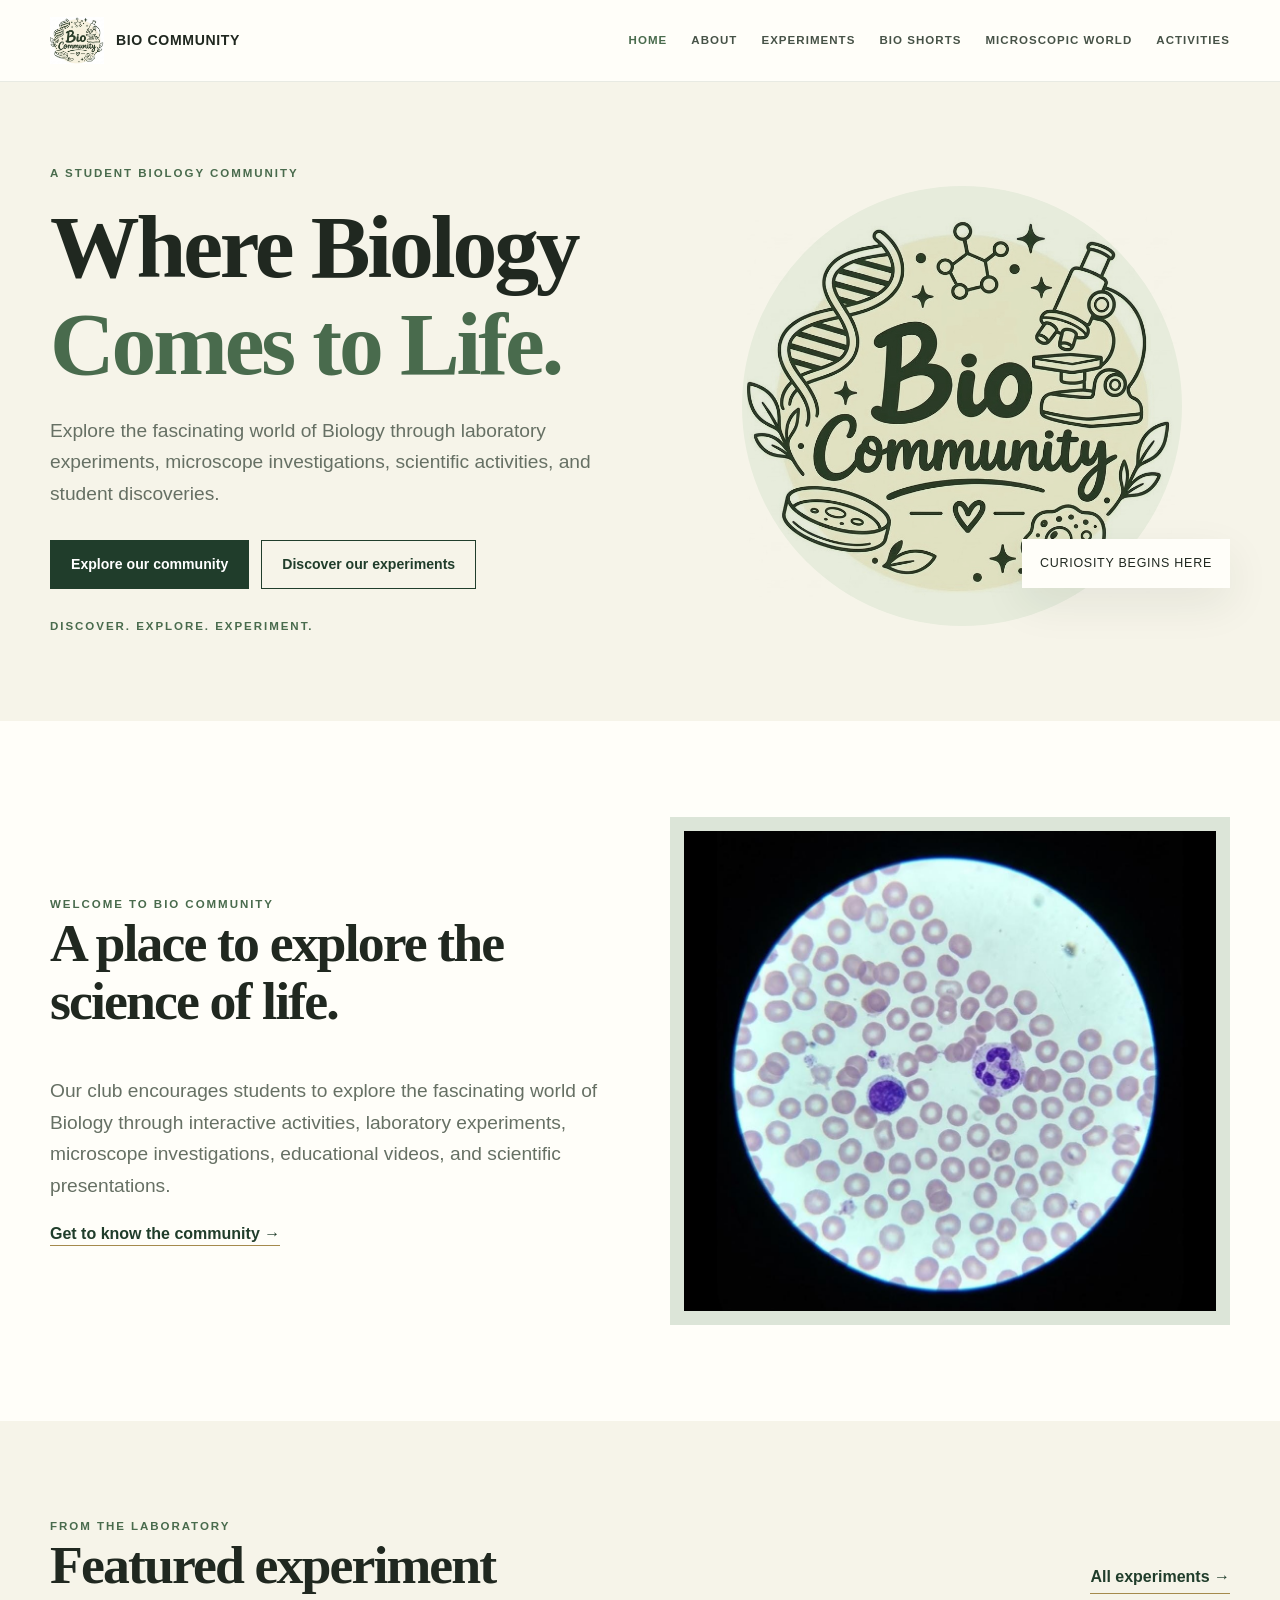
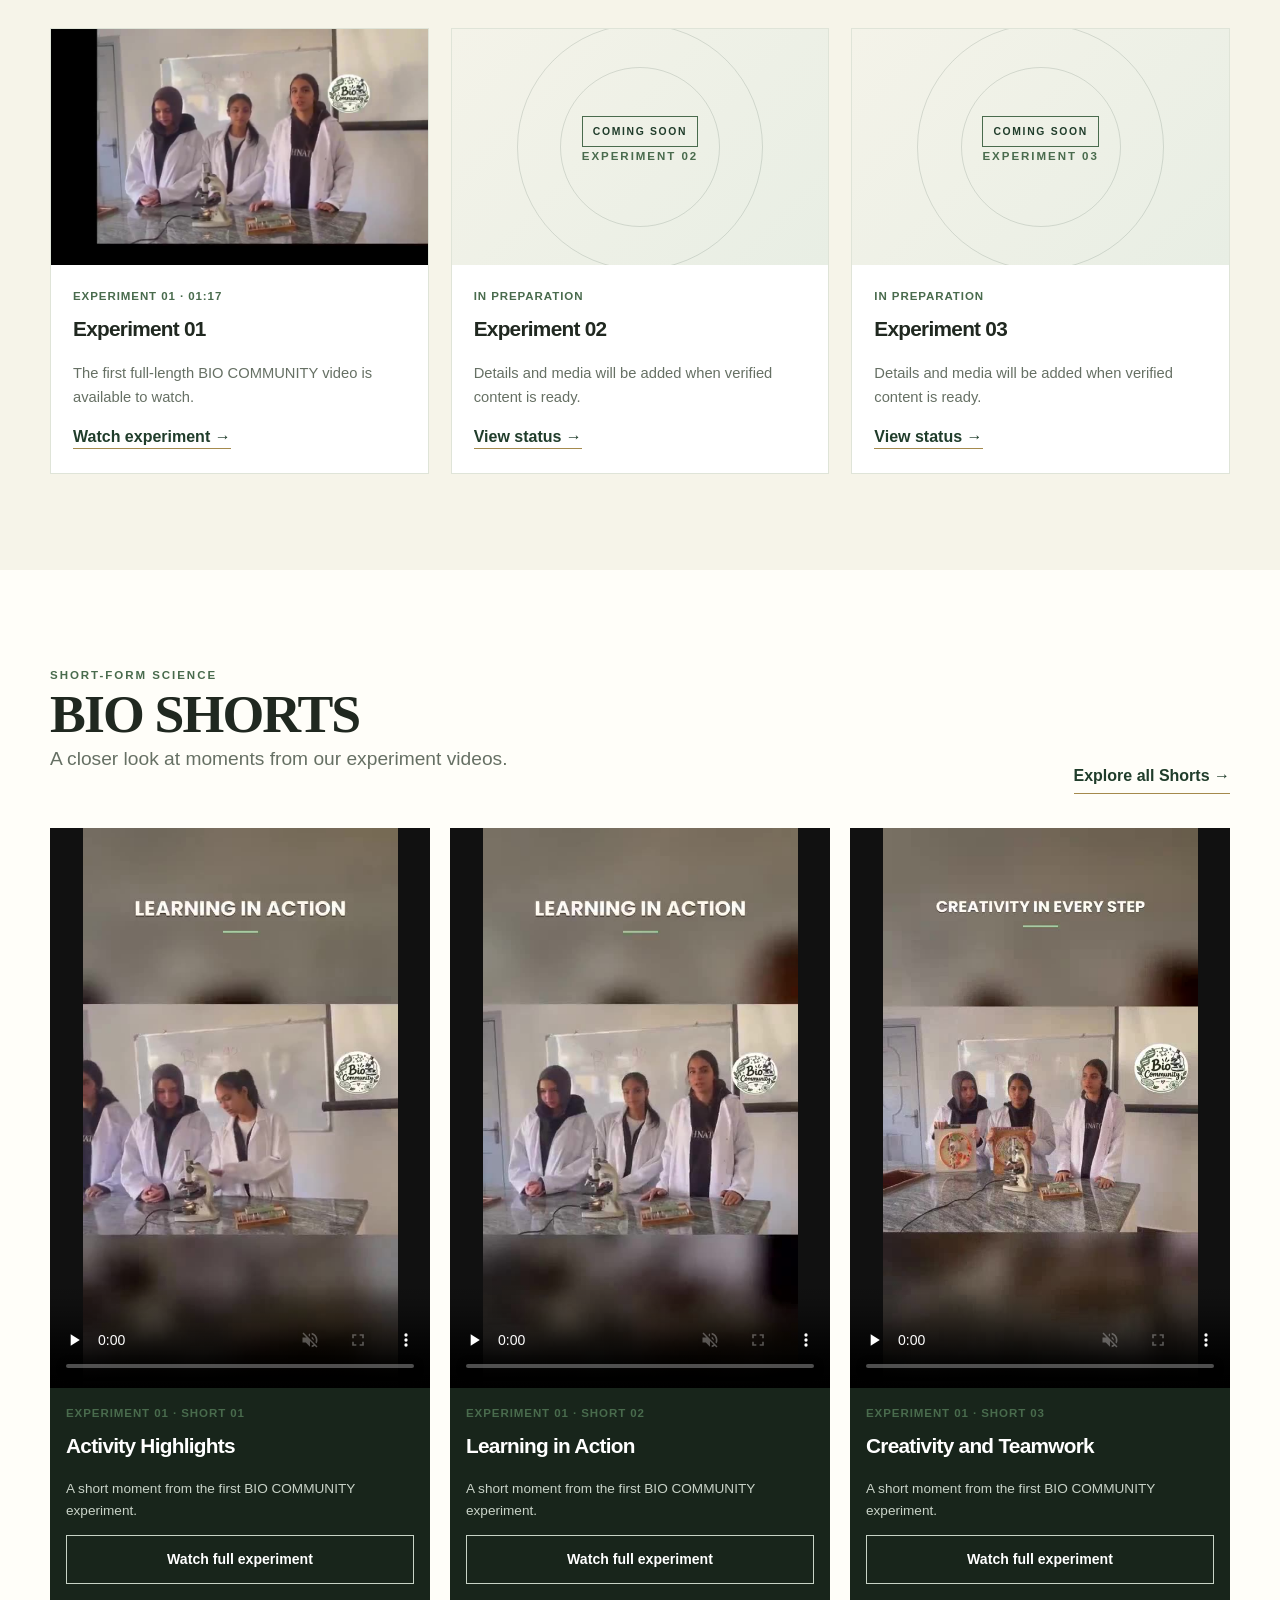
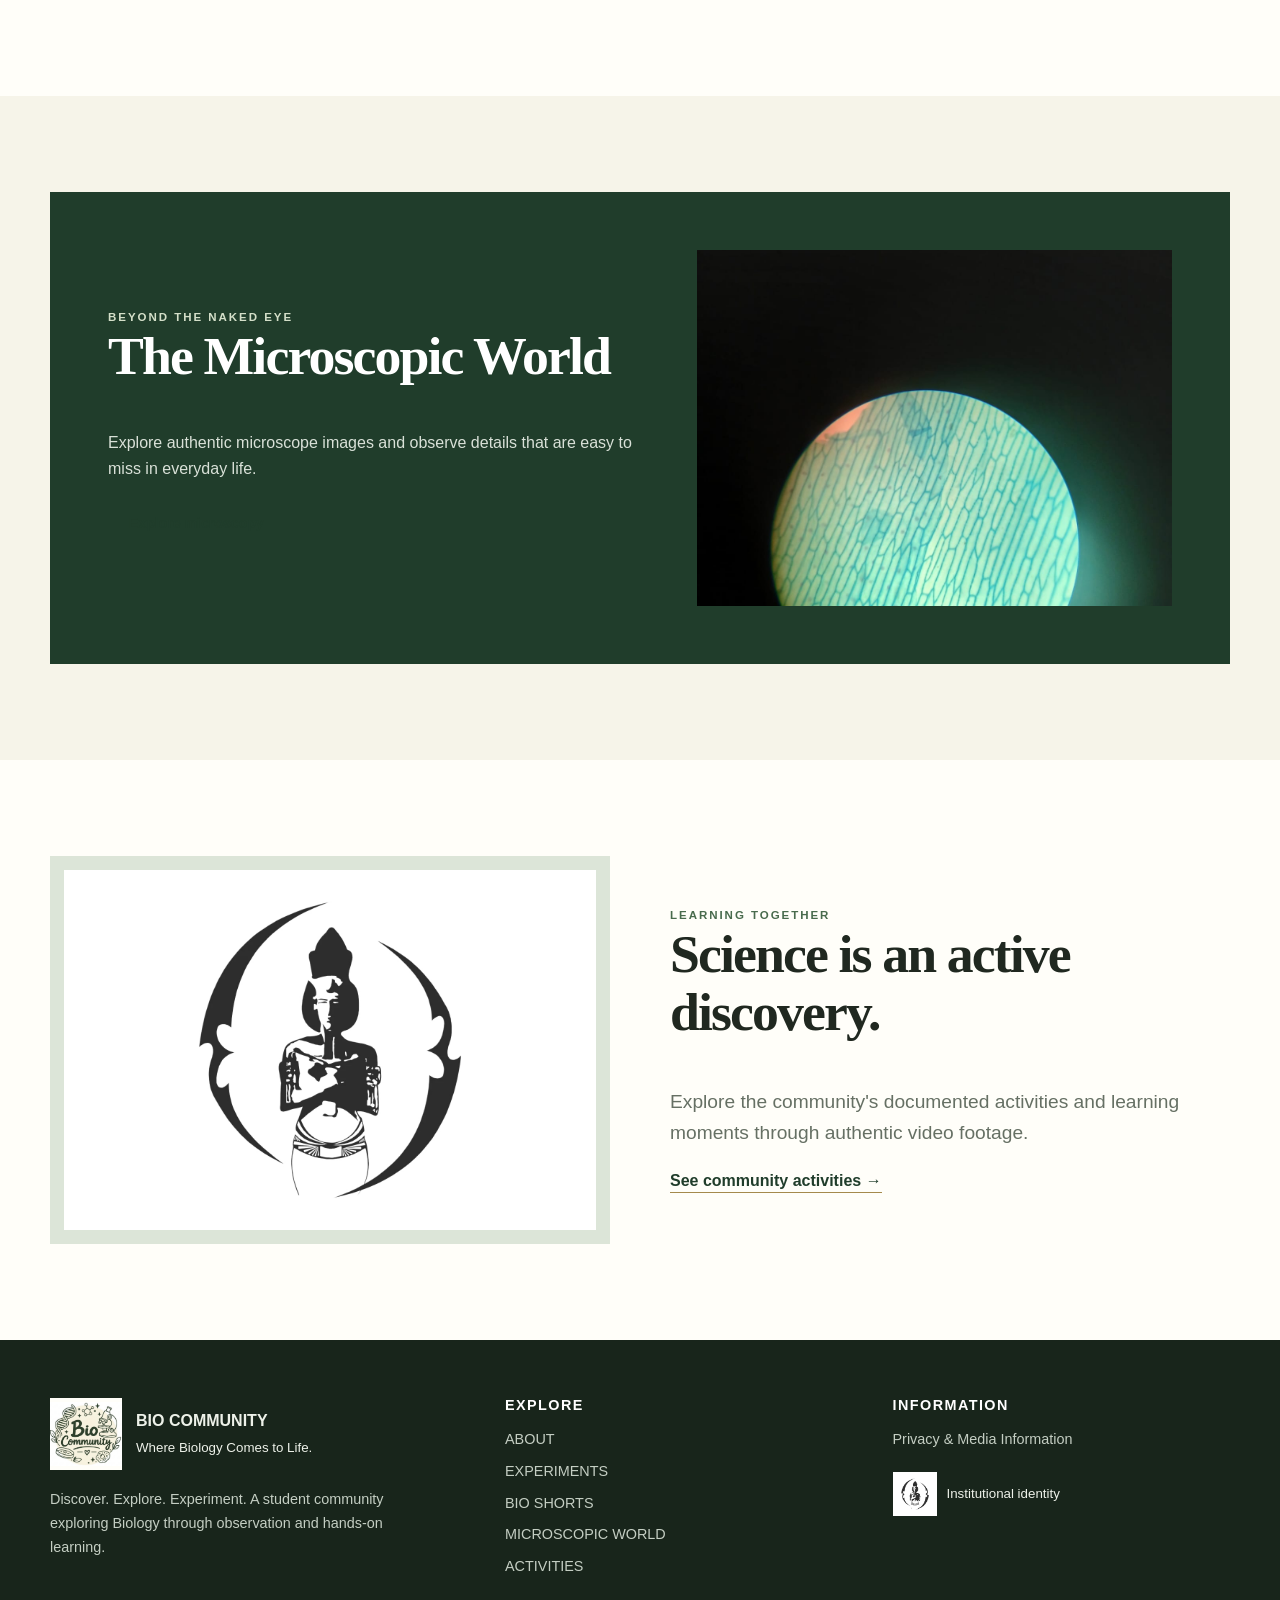
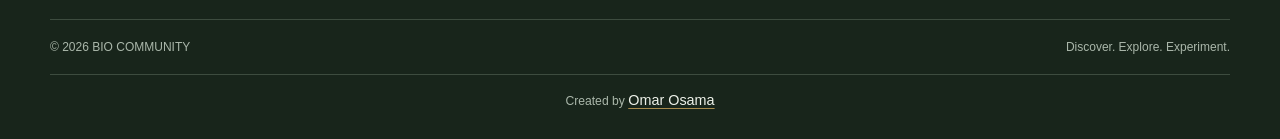
<file: index.html>
<!doctype html>
<html lang="en" data-root=".">
<head>
<meta charset="utf-8"><meta name="viewport" content="width=device-width, initial-scale=1, viewport-fit=cover">
<title>Where Biology Comes to Life | BIO COMMUNITY</title><meta name="description" content="Explore BIO COMMUNITY through laboratory experiments, microscope observations, educational videos, and student activities.">
<meta name="theme-color" content="#203d2b">
<meta name="robots" content="index,follow">
<link rel="canonical" href="https://omar-osama-ali.github.io/Bio-Community/">
<meta property="og:url" content="https://omar-osama-ali.github.io/Bio-Community/">
<meta property="og:site_name" content="BIO COMMUNITY">
<meta property="og:locale" content="en_US">
<meta property="og:image" content="https://omar-osama-ali.github.io/Bio-Community/assets/images/branding/bio-community-og.jpg">
<meta property="og:image:width" content="1200">
<meta property="og:image:height" content="630">
<meta name="twitter:card" content="summary_large_image">
<meta name="twitter:title" content="Where Biology Comes to Life | BIO COMMUNITY">
<meta name="twitter:description" content="Explore BIO COMMUNITY through laboratory experiments, microscope observations, educational videos, and student activities.">
<meta name="twitter:image" content="https://omar-osama-ali.github.io/Bio-Community/assets/images/branding/bio-community-og.jpg">
<meta property="og:type" content="website"><meta property="og:title" content="Where Biology Comes to Life | BIO COMMUNITY"><meta property="og:description" content="Explore BIO COMMUNITY through laboratory experiments, microscope observations, educational videos, and student activities.">
<link rel="icon" href="./favicon.ico" sizes="any">
<link rel="icon" type="image/png" href="./assets/icons/favicon-32.png" sizes="32x32">
<link rel="apple-touch-icon" href="./assets/icons/apple-touch-icon.png"><link rel="stylesheet" href="./css/style.css">
<script defer src="./js/main.js"></script>
<script type="application/ld+json">{"@context":"https://schema.org","@type":"WebSite","name":"BIO COMMUNITY","url":"https://omar-osama-ali.github.io/Bio-Community/","description":"A student biology community sharing experiments, microscope observations, educational videos, and community activities.","inLanguage":"en"}</script>
</head><body data-page="home"><main id="main">
<section class="hero"><div class="container hero-grid"><div><div class="eyebrow">A student biology community</div><h1>Where Biology <em>Comes to Life.</em></h1><p class="lead">Explore the fascinating world of Biology through laboratory experiments, microscope investigations, scientific activities, and student discoveries.</p><div class="hero-actions"><a class="btn" href="./about.html">Explore our community</a><a class="btn secondary" href="./experiments.html">Discover our experiments</a></div><p class="eyebrow" style="margin-top:28px">Discover. Explore. Experiment.</p></div><div class="hero-art"><img src="./assets/images/branding/bio-community-logo.jpg" alt="BIO COMMUNITY illustrated biology logo"><div class="hero-note">Curiosity begins here</div></div></div></section>
<section class="section"><div class="container split"><div><div class="eyebrow">Welcome to BIO COMMUNITY</div><h2>A place to explore the science of life.</h2><p class="lead">Our club encourages students to explore the fascinating world of Biology through interactive activities, laboratory experiments, microscope investigations, educational videos, and scientific presentations.</p><a class="text-link" href="./about.html">Get to know the community →</a></div><div class="image-frame"><img src="./assets/images/microscopy/microscope-observation-01.jpeg" alt="Authentic microscope observation supplied by the community" loading="lazy"></div></div></section>
<section class="section" style="background:var(--ivory)"><div class="container"><div class="section-head"><div><div class="eyebrow">From the laboratory</div><h2>Featured experiment</h2></div><a class="text-link" href="./experiments.html">All experiments →</a></div><div id="featured-experiments" class="card-grid" data-render-error>Loading experiment library…</div></div></section>
<section class="section"><div class="container"><div class="section-head"><div><div class="eyebrow">Short-form science</div><h2>BIO SHORTS</h2><p class="lead">A closer look at moments from our experiment videos.</p></div><a class="text-link" href="./shorts.html">Explore all Shorts →</a></div><div id="home-shorts" class="shorts-row"></div></div></section>
<section class="section" style="background:var(--ivory)"><div class="container feature-panel"><div><div class="eyebrow">Beyond the naked eye</div><h2>The Microscopic World</h2><p>Explore authentic microscope images and observe details that are easy to miss in everyday life.</p><a class="btn secondary" href="./microscopy.html">Explore microscopy</a></div><img src="./assets/images/microscopy/microscope-observation-02.jpeg" alt="Microscope image from BIO COMMUNITY" loading="lazy"></div></section>
<section class="section"><div class="container split"><div class="image-frame"><img src="./assets/images/branding/school-logo.jpg" alt="School logo" loading="lazy" style="object-fit:contain;background:white;max-height:360px"></div><div><div class="eyebrow">Learning together</div><h2>Science is an active discovery.</h2><p class="lead">Explore the community's documented activities and learning moments through authentic video footage.</p><a class="text-link" href="./activities.html">See community activities →</a></div></div></section>
</main></body></html>
</file>
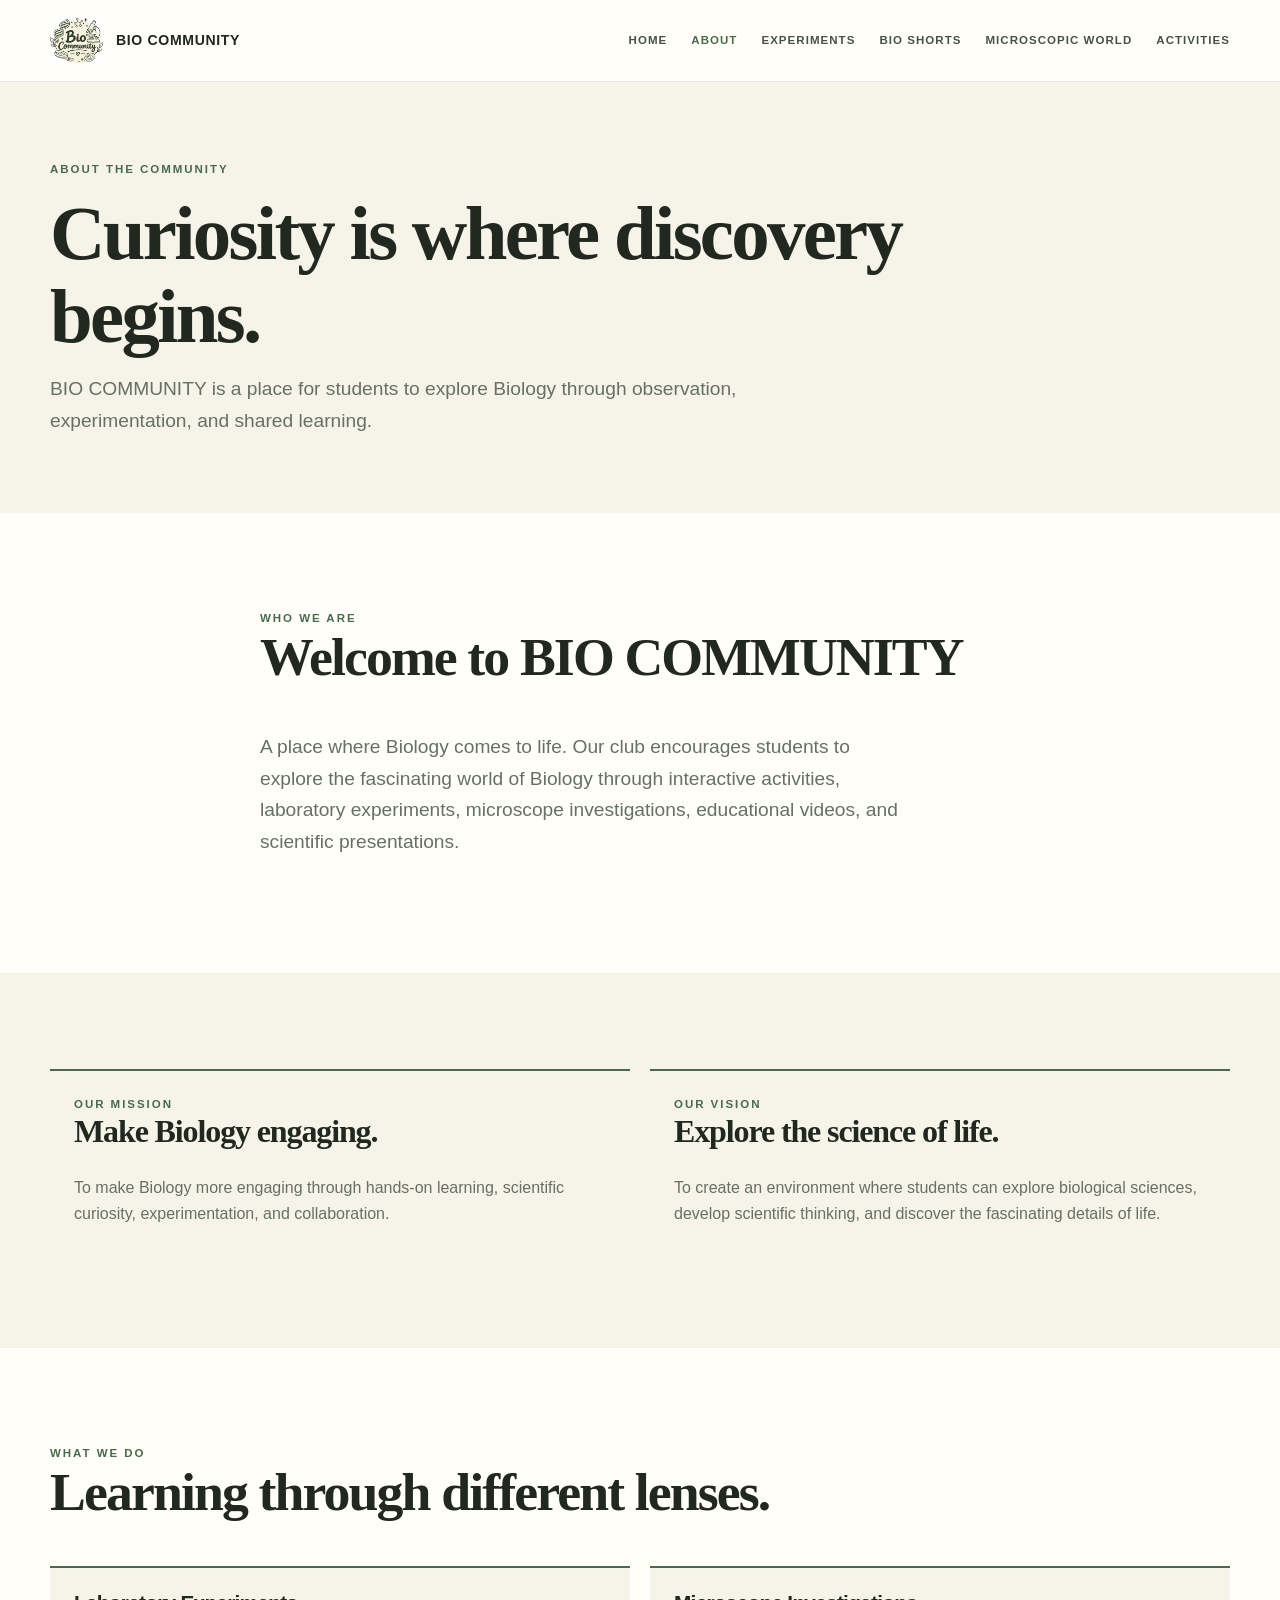
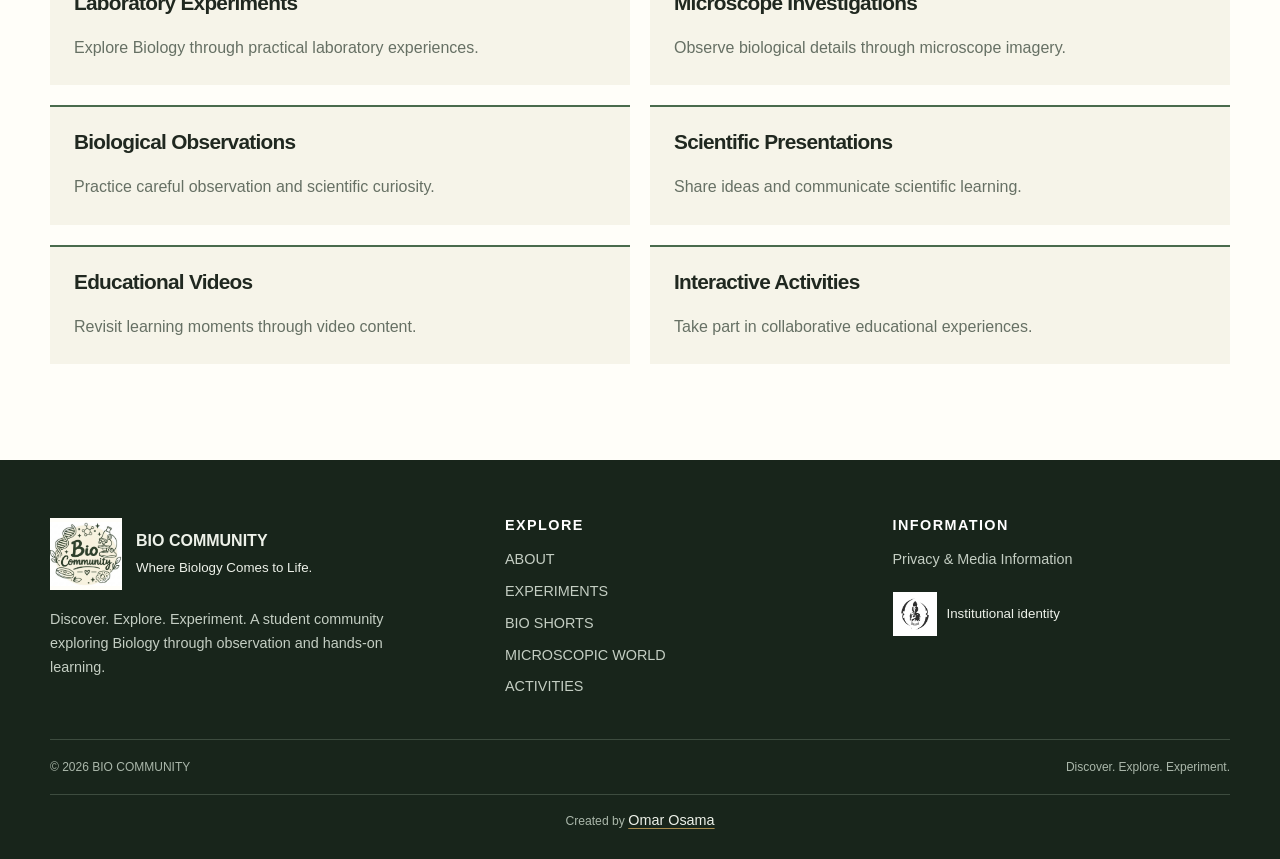
<file: about.html>
<!doctype html>
<html lang="en" data-root=".">
<head>
<meta charset="utf-8"><meta name="viewport" content="width=device-width, initial-scale=1, viewport-fit=cover">
<title>About BIO COMMUNITY | Our Mission & Activities</title><meta name="description" content="Discover the purpose of BIO COMMUNITY, a student community exploring Biology through experiments, observation, and collaborative learning.">
<meta name="theme-color" content="#203d2b">
<meta name="robots" content="index,follow">
<link rel="canonical" href="https://omar-osama-ali.github.io/Bio-Community/about.html">
<meta property="og:url" content="https://omar-osama-ali.github.io/Bio-Community/about.html">
<meta property="og:site_name" content="BIO COMMUNITY">
<meta property="og:locale" content="en_US">
<meta property="og:image" content="https://omar-osama-ali.github.io/Bio-Community/assets/images/branding/bio-community-og.jpg">
<meta property="og:image:width" content="1200">
<meta property="og:image:height" content="630">
<meta name="twitter:card" content="summary_large_image">
<meta name="twitter:title" content="About BIO COMMUNITY | Our Mission & Activities">
<meta name="twitter:description" content="Discover the purpose of BIO COMMUNITY, a student community exploring Biology through experiments, observation, and collaborative learning.">
<meta name="twitter:image" content="https://omar-osama-ali.github.io/Bio-Community/assets/images/branding/bio-community-og.jpg">
<meta property="og:type" content="website"><meta property="og:title" content="About BIO COMMUNITY | Our Mission & Activities"><meta property="og:description" content="Discover the purpose of BIO COMMUNITY, a student community exploring Biology through experiments, observation, and collaborative learning.">
<link rel="icon" href="./favicon.ico" sizes="any">
<link rel="icon" type="image/png" href="./assets/icons/favicon-32.png" sizes="32x32">
<link rel="apple-touch-icon" href="./assets/icons/apple-touch-icon.png"><link rel="stylesheet" href="./css/style.css">
<script defer src="./js/main.js"></script>
<script type="application/ld+json">{"@context":"https://schema.org","@type":"WebSite","name":"BIO COMMUNITY","url":"https://omar-osama-ali.github.io/Bio-Community/","description":"A student biology community sharing experiments, microscope observations, educational videos, and community activities.","inLanguage":"en"}</script>
</head><body data-page="about"><main id="main">
<section class="page-hero"><div class="container"><div class="eyebrow">About the community</div><h1>Curiosity is where discovery begins.</h1><p class="lead">BIO COMMUNITY is a place for students to explore Biology through observation, experimentation, and shared learning.</p></div></section>
<section class="section"><div class="container prose"><div class="eyebrow">Who we are</div><h2>Welcome to BIO COMMUNITY</h2><p class="lead">A place where Biology comes to life. Our club encourages students to explore the fascinating world of Biology through interactive activities, laboratory experiments, microscope investigations, educational videos, and scientific presentations.</p></div></section>
<section class="section" style="background:var(--ivory)"><div class="container content-list"><article class="content-item"><div class="eyebrow">Our mission</div><h2 style="font-size:2rem">Make Biology engaging.</h2><p>To make Biology more engaging through hands-on learning, scientific curiosity, experimentation, and collaboration.</p></article><article class="content-item"><div class="eyebrow">Our vision</div><h2 style="font-size:2rem">Explore the science of life.</h2><p>To create an environment where students can explore biological sciences, develop scientific thinking, and discover the fascinating details of life.</p></article></div></section>
<section class="section"><div class="container"><div class="eyebrow">What we do</div><h2>Learning through different lenses.</h2><div class="content-list" style="margin-top:32px"><article class="content-item"><h3>Laboratory Experiments</h3><p>Explore Biology through practical laboratory experiences.</p></article><article class="content-item"><h3>Microscope Investigations</h3><p>Observe biological details through microscope imagery.</p></article><article class="content-item"><h3>Biological Observations</h3><p>Practice careful observation and scientific curiosity.</p></article><article class="content-item"><h3>Scientific Presentations</h3><p>Share ideas and communicate scientific learning.</p></article><article class="content-item"><h3>Educational Videos</h3><p>Revisit learning moments through video content.</p></article><article class="content-item"><h3>Interactive Activities</h3><p>Take part in collaborative educational experiences.</p></article></div></div></section>
</main></body></html>
</file>
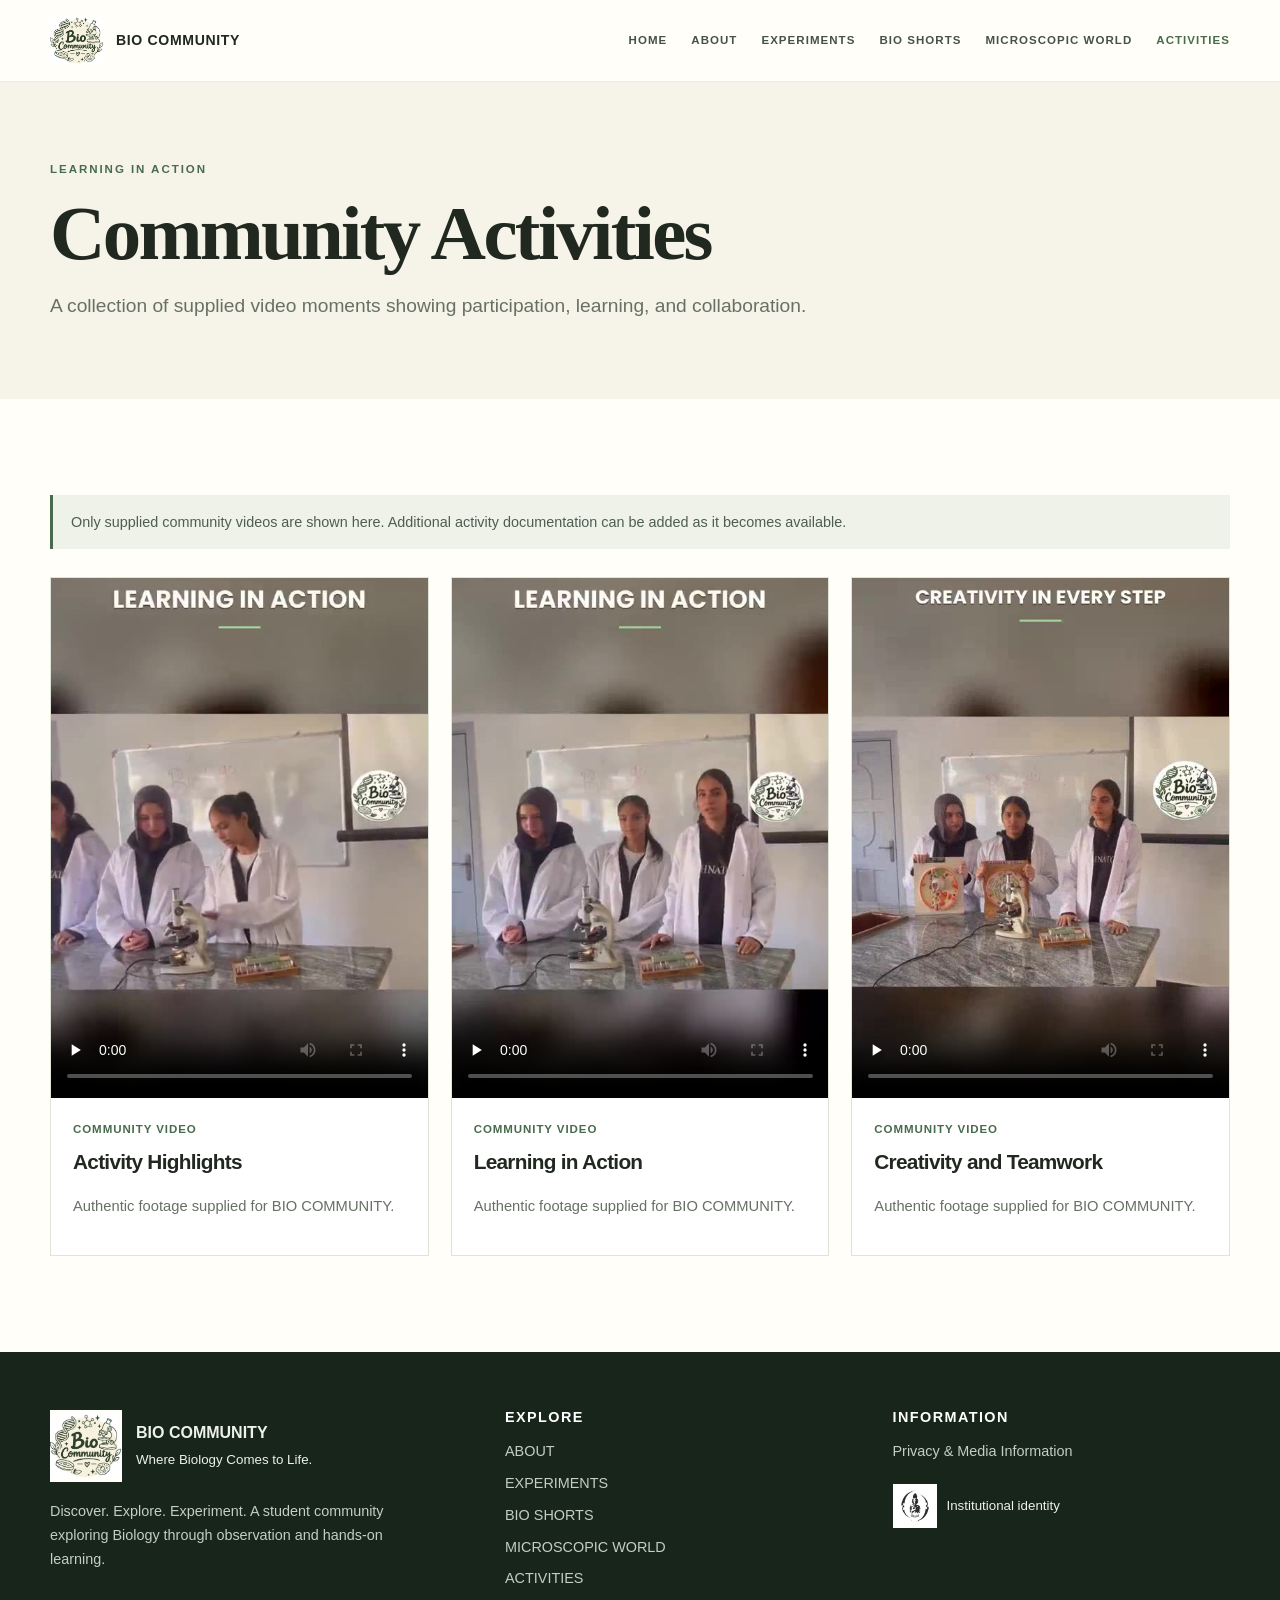
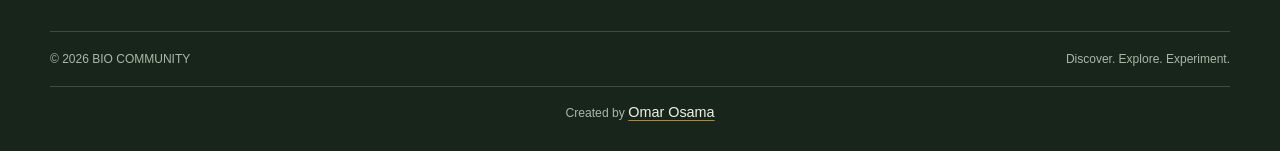
<file: activities.html>
<!doctype html>
<html lang="en" data-root=".">
<head>
<meta charset="utf-8"><meta name="viewport" content="width=device-width, initial-scale=1, viewport-fit=cover">
<title>Community Activities | BIO COMMUNITY</title><meta name="description" content="Watch authentic activity and learning videos from the BIO COMMUNITY.">
<meta name="theme-color" content="#203d2b">
<meta name="robots" content="index,follow">
<link rel="canonical" href="https://omar-osama-ali.github.io/Bio-Community/activities.html">
<meta property="og:url" content="https://omar-osama-ali.github.io/Bio-Community/activities.html">
<meta property="og:site_name" content="BIO COMMUNITY">
<meta property="og:locale" content="en_US">
<meta property="og:image" content="https://omar-osama-ali.github.io/Bio-Community/assets/images/branding/bio-community-og.jpg">
<meta property="og:image:width" content="1200">
<meta property="og:image:height" content="630">
<meta name="twitter:card" content="summary_large_image">
<meta name="twitter:title" content="Community Activities | BIO COMMUNITY">
<meta name="twitter:description" content="Watch authentic activity and learning videos from the BIO COMMUNITY.">
<meta name="twitter:image" content="https://omar-osama-ali.github.io/Bio-Community/assets/images/branding/bio-community-og.jpg">
<meta property="og:type" content="website"><meta property="og:title" content="Community Activities | BIO COMMUNITY"><meta property="og:description" content="Watch authentic activity and learning videos from the BIO COMMUNITY.">
<link rel="icon" href="./favicon.ico" sizes="any">
<link rel="icon" type="image/png" href="./assets/icons/favicon-32.png" sizes="32x32">
<link rel="apple-touch-icon" href="./assets/icons/apple-touch-icon.png"><link rel="stylesheet" href="./css/style.css">
<script defer src="./js/main.js"></script>
<script type="application/ld+json">{"@context":"https://schema.org","@type":"WebSite","name":"BIO COMMUNITY","url":"https://omar-osama-ali.github.io/Bio-Community/","description":"A student biology community sharing experiments, microscope observations, educational videos, and community activities.","inLanguage":"en"}</script>
</head><body data-page="activities"><main id="main">
<section class="page-hero"><div class="container"><div class="eyebrow">Learning in action</div><h1>Community Activities</h1><p class="lead">A collection of supplied video moments showing participation, learning, and collaboration.</p></div></section>
<section class="section"><div class="container"><div class="notice" style="margin-bottom:28px">Only supplied community videos are shown here. Additional activity documentation can be added as it becomes available.</div><div id="activity-grid" class="card-grid">Loading activity videos…</div></div></section>
</main></body></html>
</file>
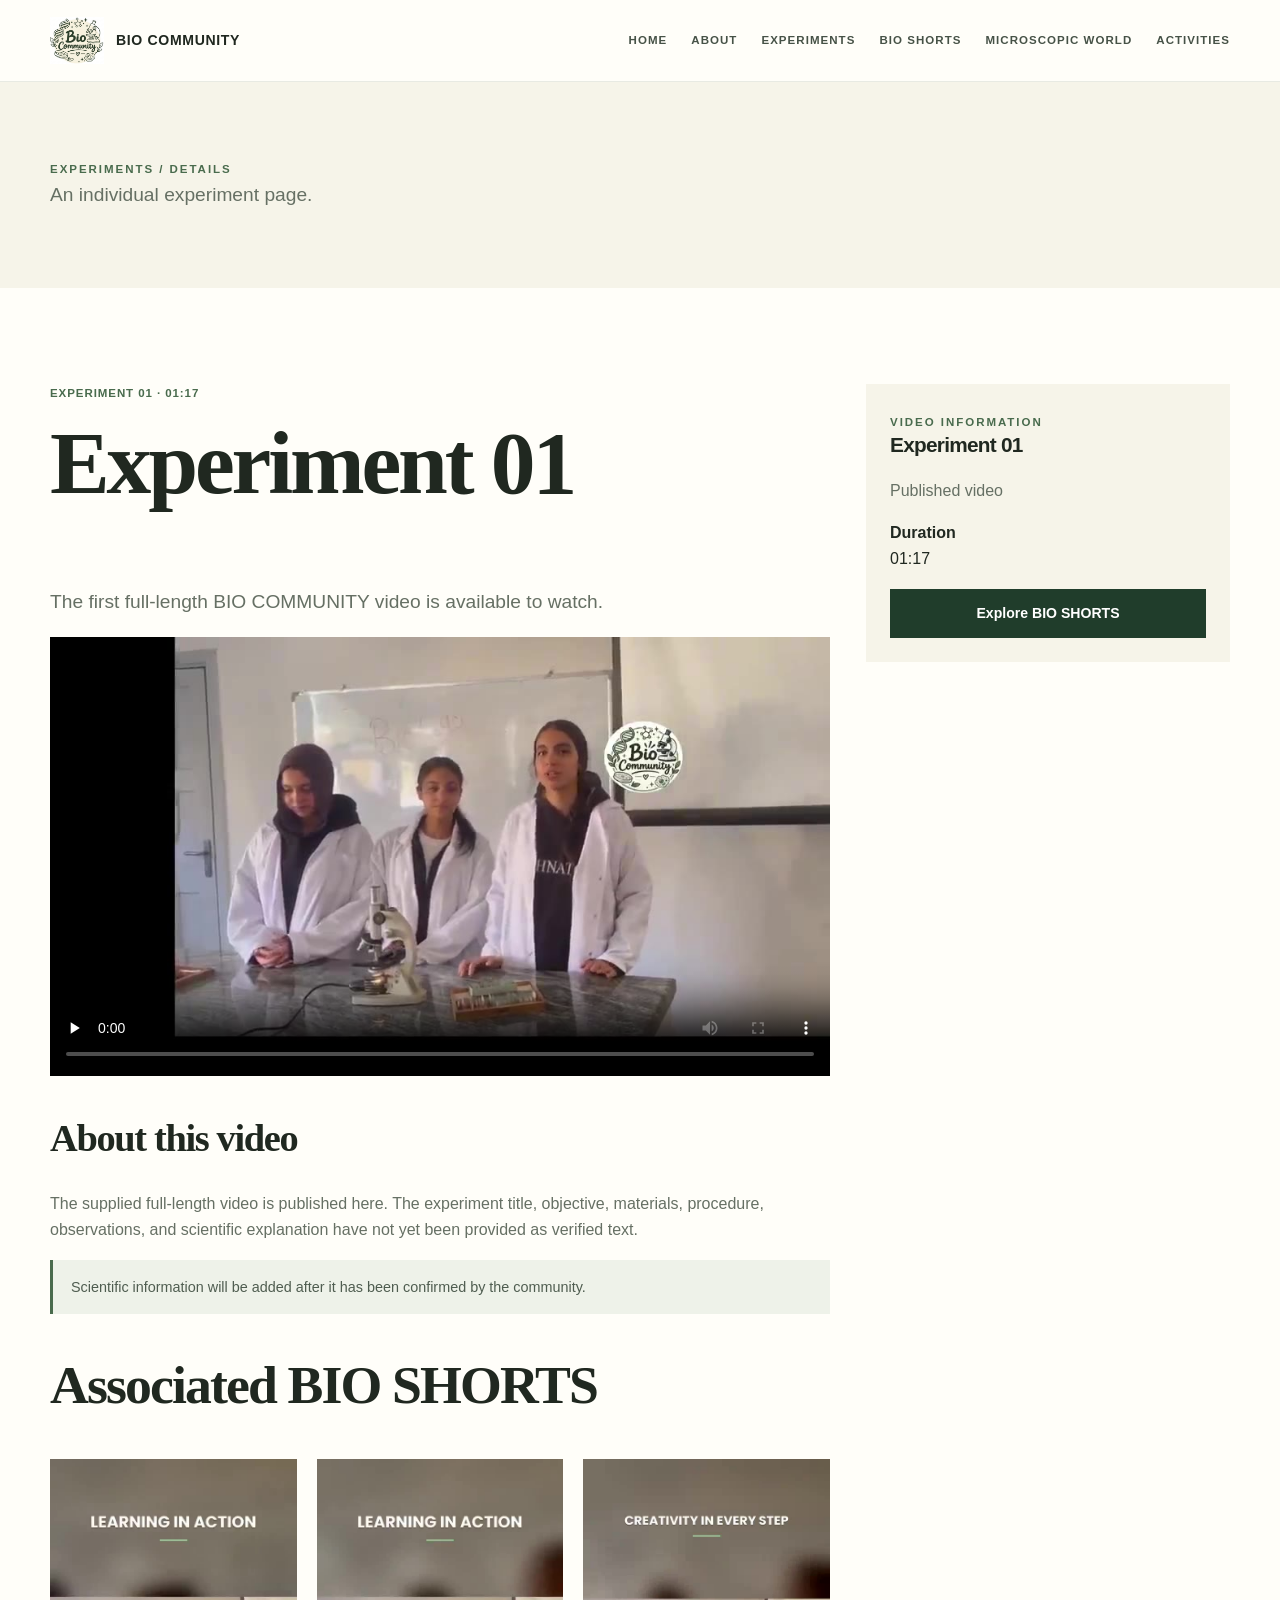
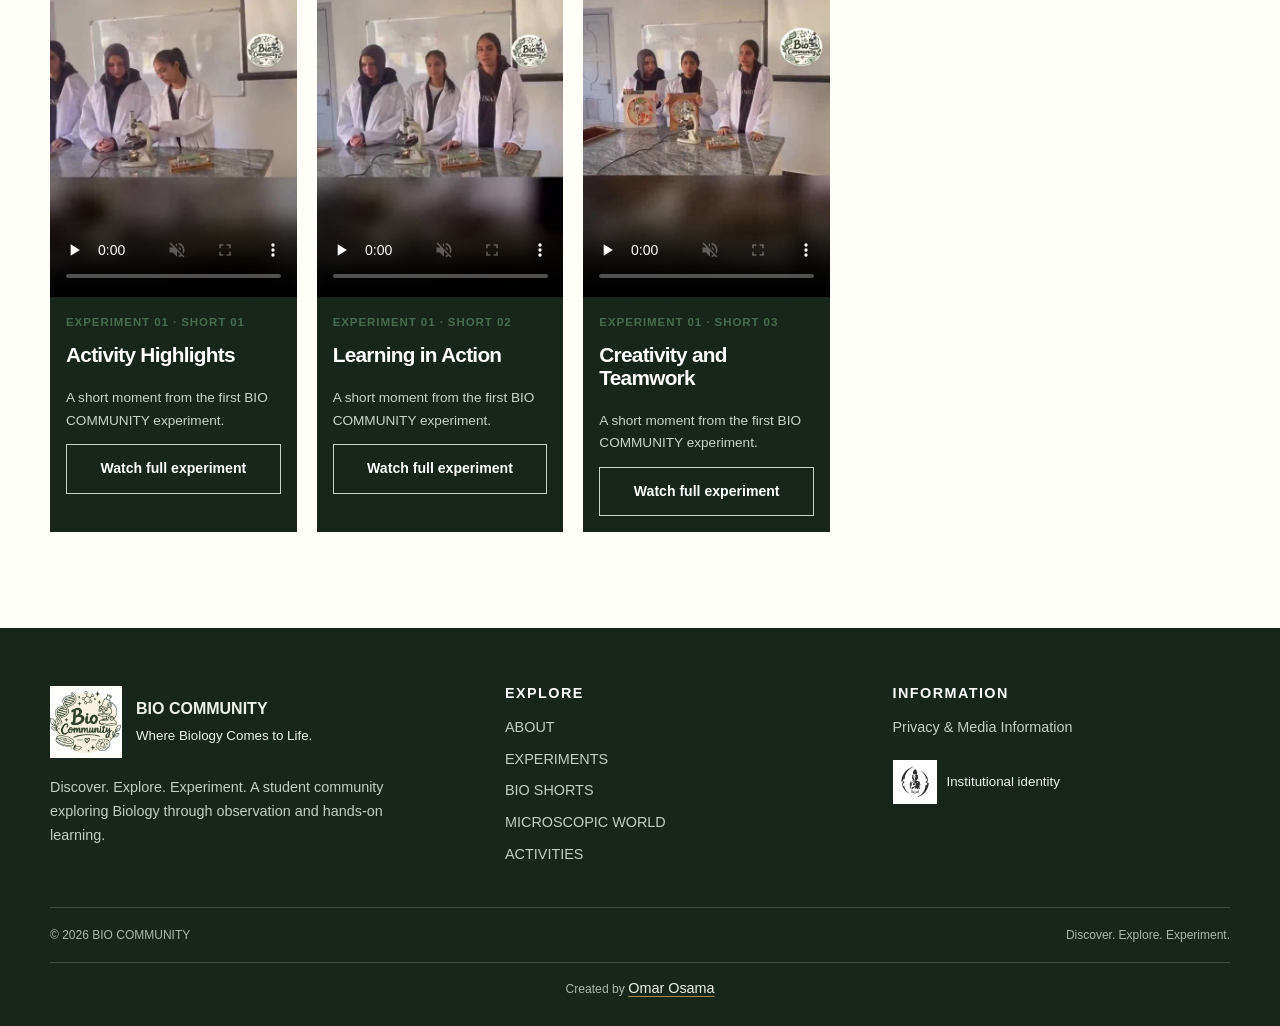
<file: experiment.html>
<!doctype html>
<html lang="en" data-root=".">
<head>
<meta charset="utf-8"><meta name="viewport" content="width=device-width, initial-scale=1, viewport-fit=cover">
<title>Experiment 01 | BIO COMMUNITY</title><meta name="description" content="Watch the published BIO COMMUNITY experiment video and explore its three associated BIO SHORTS.">
<meta name="theme-color" content="#203d2b">
<meta name="robots" content="index,follow">
<link rel="canonical" href="https://omar-osama-ali.github.io/Bio-Community/experiment.html?id=experiment-01">
<meta property="og:url" content="https://omar-osama-ali.github.io/Bio-Community/experiment.html?id=experiment-01">
<meta property="og:site_name" content="BIO COMMUNITY">
<meta property="og:locale" content="en_US">
<meta property="og:image" content="https://omar-osama-ali.github.io/Bio-Community/assets/images/branding/bio-community-og.jpg">
<meta property="og:image:width" content="1200">
<meta property="og:image:height" content="630">
<meta name="twitter:card" content="summary_large_image">
<meta name="twitter:title" content="Experiment 01 | BIO COMMUNITY">
<meta name="twitter:description" content="Watch the published BIO COMMUNITY experiment video and explore its three associated BIO SHORTS.">
<meta name="twitter:image" content="https://omar-osama-ali.github.io/Bio-Community/assets/images/branding/bio-community-og.jpg">
<meta property="og:type" content="website"><meta property="og:title" content="Experiment 01 | BIO COMMUNITY"><meta property="og:description" content="Watch the published BIO COMMUNITY experiment video and explore its three associated BIO SHORTS.">
<link rel="icon" href="./favicon.ico" sizes="any">
<link rel="icon" type="image/png" href="./assets/icons/favicon-32.png" sizes="32x32">
<link rel="apple-touch-icon" href="./assets/icons/apple-touch-icon.png"><link rel="stylesheet" href="./css/style.css">
<script defer src="./js/main.js"></script>
<script type="application/ld+json">{"@context":"https://schema.org","@type":"WebSite","name":"BIO COMMUNITY","url":"https://omar-osama-ali.github.io/Bio-Community/","description":"A student biology community sharing experiments, microscope observations, educational videos, and community activities.","inLanguage":"en"}</script>
</head><body data-page="experiment"><main id="main">
<section class="page-hero"><div class="container"><div class="eyebrow"><a href="./experiments.html">Experiments</a> / Details</div><p class="lead">An individual experiment page.</p></div></section><section class="section"><div class="container" id="experiment-detail">Loading experiment…</div></section>
</main></body></html>
</file>
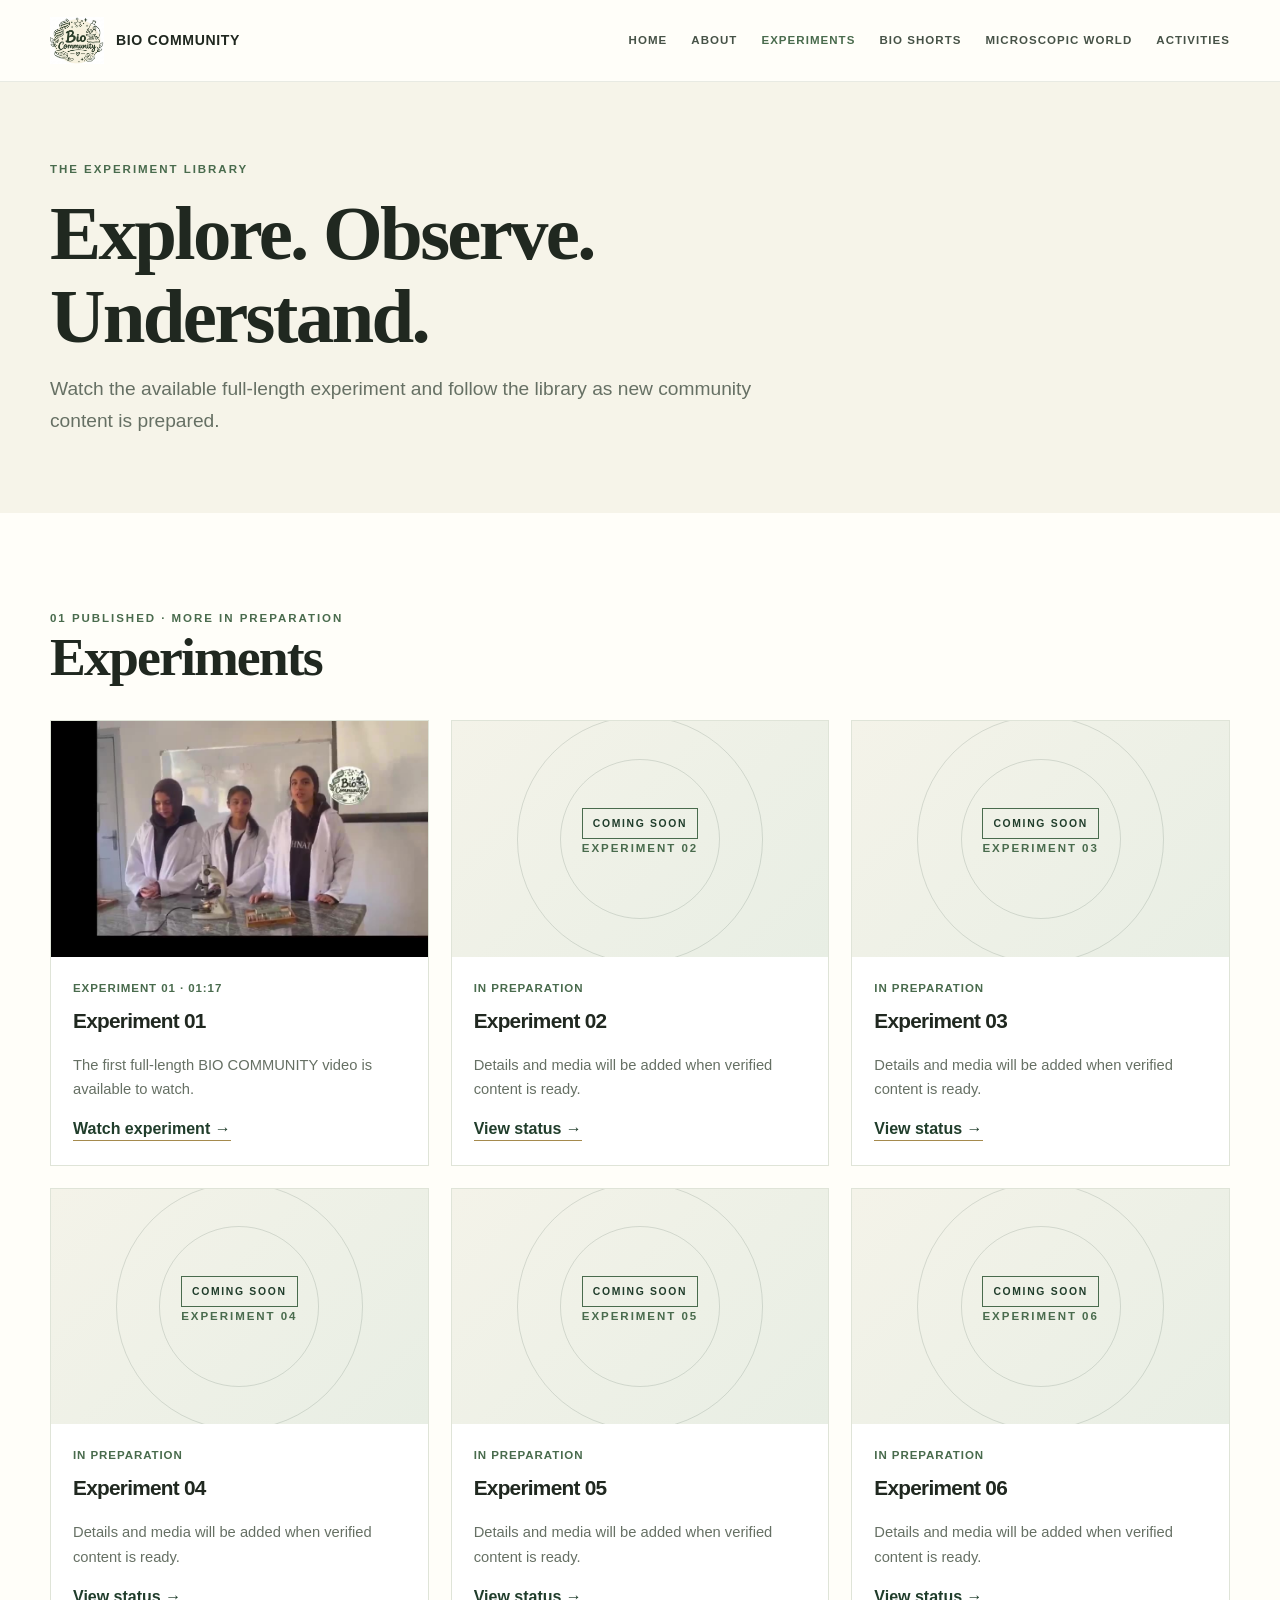
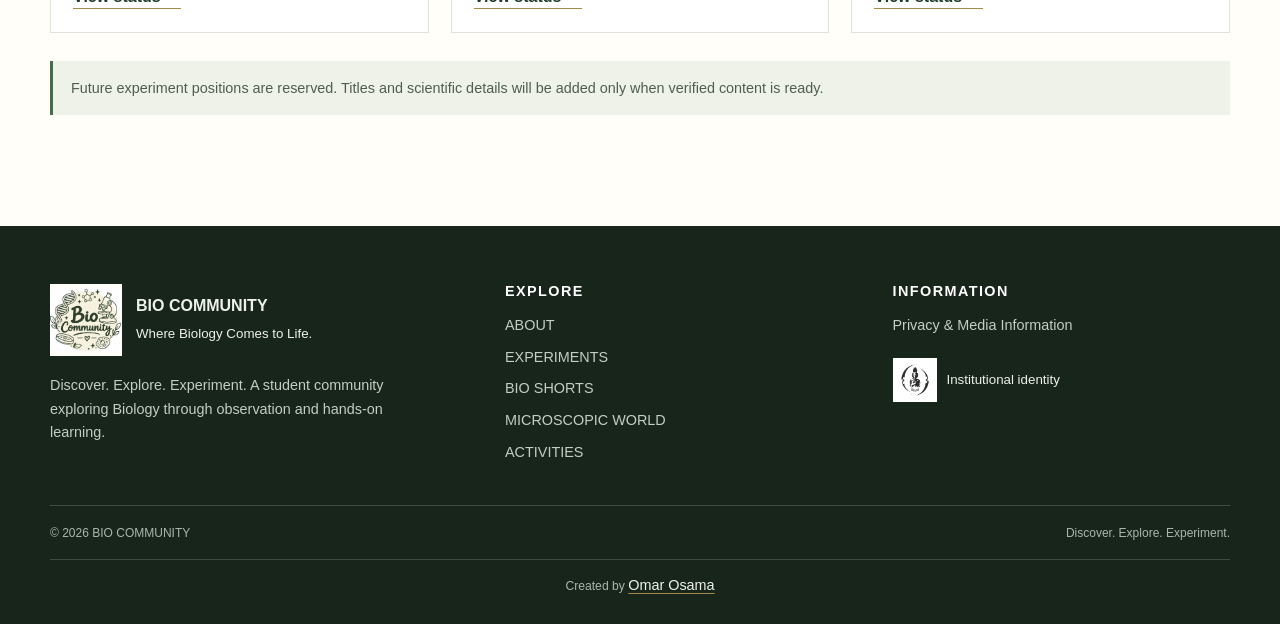
<file: experiments.html>
<!doctype html>
<html lang="en" data-root=".">
<head>
<meta charset="utf-8"><meta name="viewport" content="width=device-width, initial-scale=1, viewport-fit=cover">
<title>Biology Experiments | BIO COMMUNITY</title><meta name="description" content="Explore published BIO COMMUNITY experiment videos and discover upcoming experiment releases.">
<meta name="theme-color" content="#203d2b">
<meta name="robots" content="index,follow">
<link rel="canonical" href="https://omar-osama-ali.github.io/Bio-Community/experiments.html">
<meta property="og:url" content="https://omar-osama-ali.github.io/Bio-Community/experiments.html">
<meta property="og:site_name" content="BIO COMMUNITY">
<meta property="og:locale" content="en_US">
<meta property="og:image" content="https://omar-osama-ali.github.io/Bio-Community/assets/images/branding/bio-community-og.jpg">
<meta property="og:image:width" content="1200">
<meta property="og:image:height" content="630">
<meta name="twitter:card" content="summary_large_image">
<meta name="twitter:title" content="Biology Experiments | BIO COMMUNITY">
<meta name="twitter:description" content="Explore published BIO COMMUNITY experiment videos and discover upcoming experiment releases.">
<meta name="twitter:image" content="https://omar-osama-ali.github.io/Bio-Community/assets/images/branding/bio-community-og.jpg">
<meta property="og:type" content="website"><meta property="og:title" content="Biology Experiments | BIO COMMUNITY"><meta property="og:description" content="Explore published BIO COMMUNITY experiment videos and discover upcoming experiment releases.">
<link rel="icon" href="./favicon.ico" sizes="any">
<link rel="icon" type="image/png" href="./assets/icons/favicon-32.png" sizes="32x32">
<link rel="apple-touch-icon" href="./assets/icons/apple-touch-icon.png"><link rel="stylesheet" href="./css/style.css">
<script defer src="./js/main.js"></script>
<script type="application/ld+json">{"@context":"https://schema.org","@type":"WebSite","name":"BIO COMMUNITY","url":"https://omar-osama-ali.github.io/Bio-Community/","description":"A student biology community sharing experiments, microscope observations, educational videos, and community activities.","inLanguage":"en"}</script>
</head><body data-page="experiments"><main id="main">
<section class="page-hero"><div class="container"><div class="eyebrow">The experiment library</div><h1>Explore. Observe. Understand.</h1><p class="lead">Watch the available full-length experiment and follow the library as new community content is prepared.</p></div></section>
<section class="section"><div class="container"><div class="section-head"><div><div class="eyebrow">01 published · more in preparation</div><h2>Experiments</h2></div></div><div id="experiments-grid" class="card-grid">Loading experiment library…</div><p class="notice" style="margin-top:28px">Future experiment positions are reserved. Titles and scientific details will be added only when verified content is ready.</p></div></section>
</main></body></html>
</file>
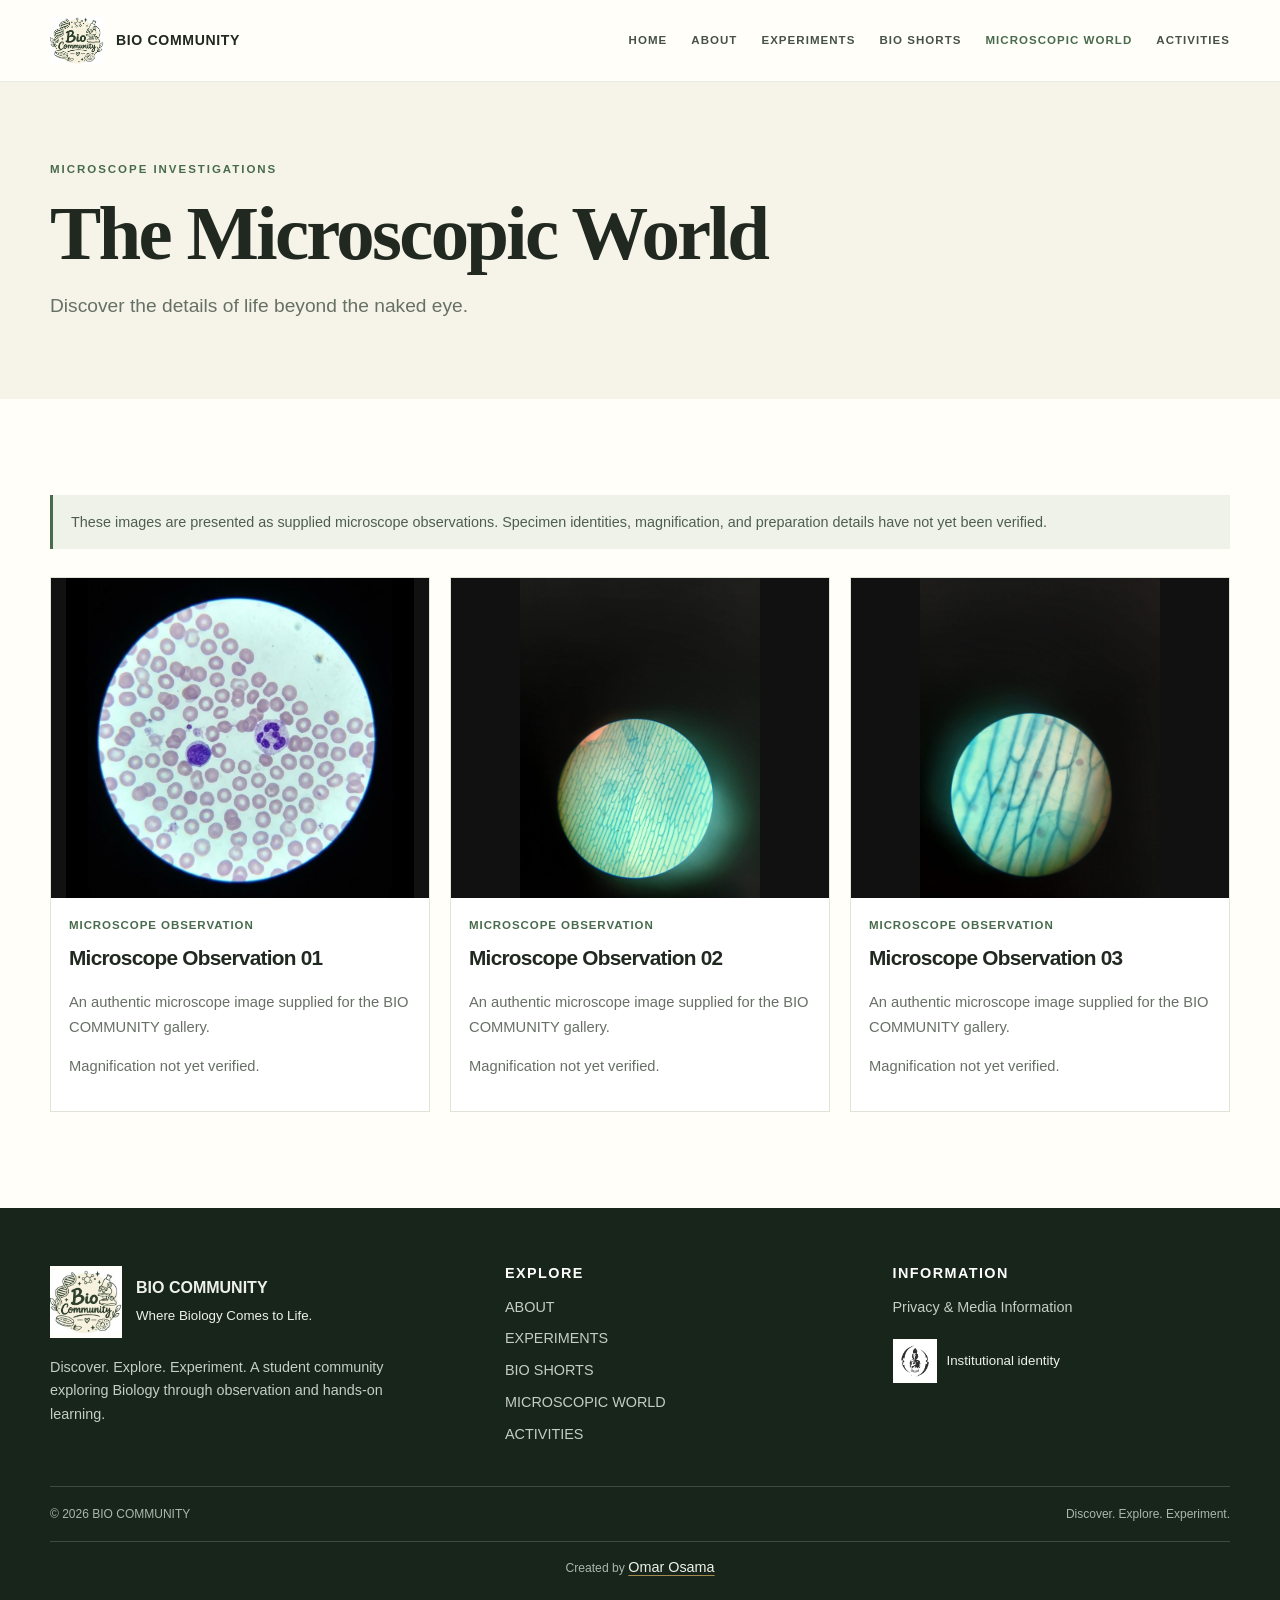
<file: microscopy.html>
<!doctype html>
<html lang="en" data-root=".">
<head>
<meta charset="utf-8"><meta name="viewport" content="width=device-width, initial-scale=1, viewport-fit=cover">
<title>The Microscopic World | BIO COMMUNITY</title><meta name="description" content="Explore authentic microscope observations shared with the BIO COMMUNITY educational project.">
<meta name="theme-color" content="#203d2b">
<meta name="robots" content="index,follow">
<link rel="canonical" href="https://omar-osama-ali.github.io/Bio-Community/microscopy.html">
<meta property="og:url" content="https://omar-osama-ali.github.io/Bio-Community/microscopy.html">
<meta property="og:site_name" content="BIO COMMUNITY">
<meta property="og:locale" content="en_US">
<meta property="og:image" content="https://omar-osama-ali.github.io/Bio-Community/assets/images/branding/bio-community-og.jpg">
<meta property="og:image:width" content="1200">
<meta property="og:image:height" content="630">
<meta name="twitter:card" content="summary_large_image">
<meta name="twitter:title" content="The Microscopic World | BIO COMMUNITY">
<meta name="twitter:description" content="Explore authentic microscope observations shared with the BIO COMMUNITY educational project.">
<meta name="twitter:image" content="https://omar-osama-ali.github.io/Bio-Community/assets/images/branding/bio-community-og.jpg">
<meta property="og:type" content="website"><meta property="og:title" content="The Microscopic World | BIO COMMUNITY"><meta property="og:description" content="Explore authentic microscope observations shared with the BIO COMMUNITY educational project.">
<link rel="icon" href="./favicon.ico" sizes="any">
<link rel="icon" type="image/png" href="./assets/icons/favicon-32.png" sizes="32x32">
<link rel="apple-touch-icon" href="./assets/icons/apple-touch-icon.png"><link rel="stylesheet" href="./css/style.css">
<script defer src="./js/main.js"></script>
<script type="application/ld+json">{"@context":"https://schema.org","@type":"WebSite","name":"BIO COMMUNITY","url":"https://omar-osama-ali.github.io/Bio-Community/","description":"A student biology community sharing experiments, microscope observations, educational videos, and community activities.","inLanguage":"en"}</script>
</head><body data-page="microscopy"><main id="main">
<section class="page-hero"><div class="container"><div class="eyebrow">Microscope investigations</div><h1>The Microscopic World</h1><p class="lead">Discover the details of life beyond the naked eye.</p></div></section>
<section class="section"><div class="container"><div class="notice" style="margin-bottom:28px">These images are presented as supplied microscope observations. Specimen identities, magnification, and preparation details have not yet been verified.</div><div id="specimen-grid" class="specimen-grid">Loading microscope gallery…</div></div></section>
<div class="modal" id="image-modal" aria-hidden="true" role="dialog" aria-modal="true" aria-label="Microscope image viewer"><button class="modal-close" aria-label="Close image viewer">×</button><img id="modal-image" alt="Enlarged microscope observation"><div id="modal-caption" class="modal-caption"></div></div>
</main></body></html>
</file>
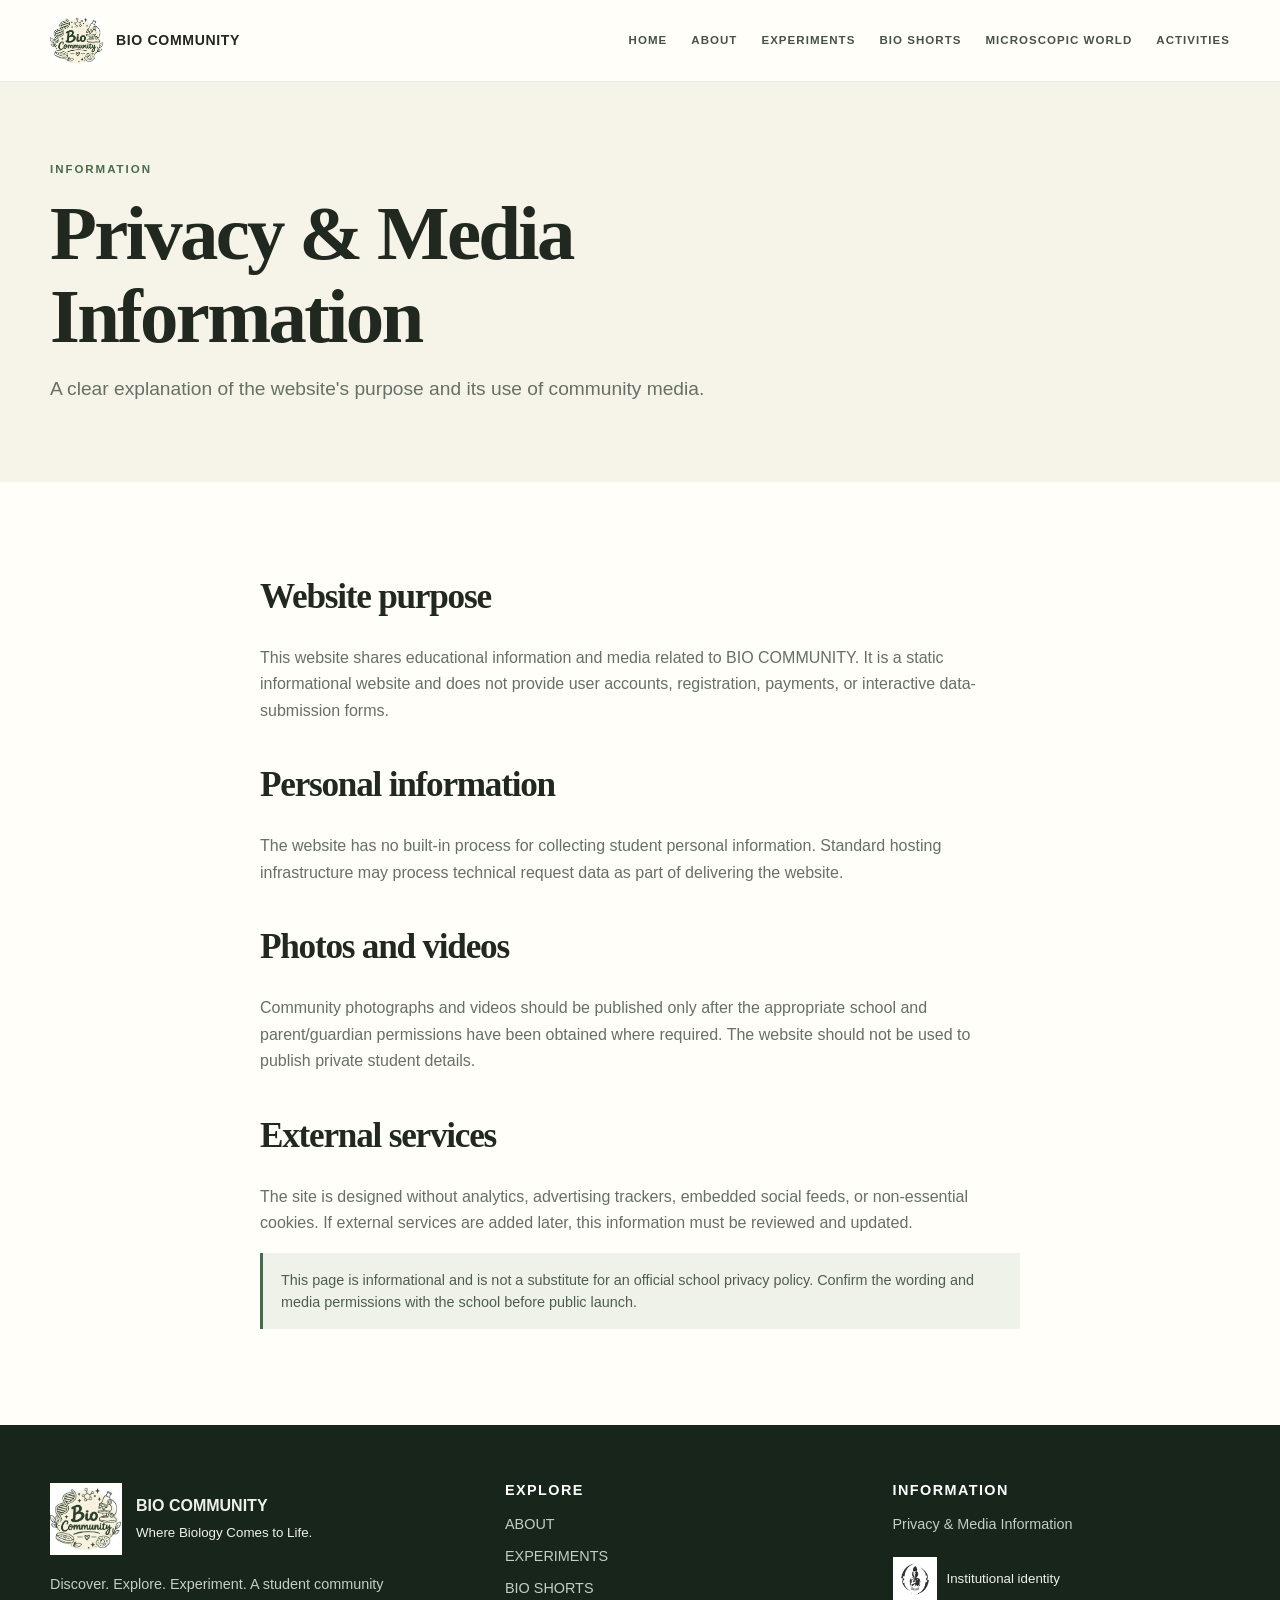
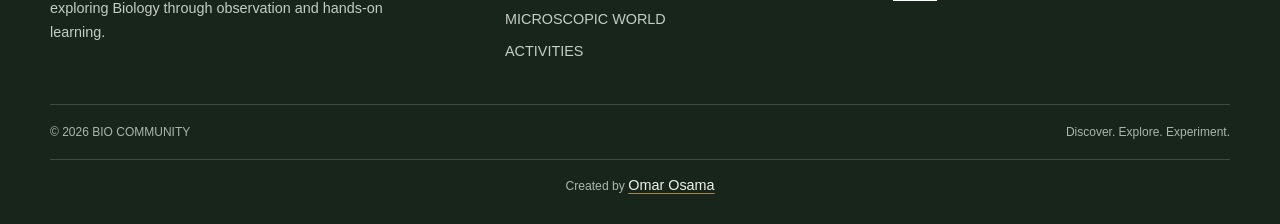
<file: privacy.html>
<!doctype html>
<html lang="en" data-root=".">
<head>
<meta charset="utf-8"><meta name="viewport" content="width=device-width, initial-scale=1, viewport-fit=cover">
<title>Privacy & Media Information | BIO COMMUNITY</title><meta name="description" content="Read how BIO COMMUNITY uses educational media and handles privacy on this static informational website.">
<meta name="theme-color" content="#203d2b">
<meta name="robots" content="index,follow">
<link rel="canonical" href="https://omar-osama-ali.github.io/Bio-Community/privacy.html">
<meta property="og:url" content="https://omar-osama-ali.github.io/Bio-Community/privacy.html">
<meta property="og:site_name" content="BIO COMMUNITY">
<meta property="og:locale" content="en_US">
<meta property="og:image" content="https://omar-osama-ali.github.io/Bio-Community/assets/images/branding/bio-community-og.jpg">
<meta property="og:image:width" content="1200">
<meta property="og:image:height" content="630">
<meta name="twitter:card" content="summary_large_image">
<meta name="twitter:title" content="Privacy & Media Information | BIO COMMUNITY">
<meta name="twitter:description" content="Read how BIO COMMUNITY uses educational media and handles privacy on this static informational website.">
<meta name="twitter:image" content="https://omar-osama-ali.github.io/Bio-Community/assets/images/branding/bio-community-og.jpg">
<meta property="og:type" content="website"><meta property="og:title" content="Privacy & Media Information | BIO COMMUNITY"><meta property="og:description" content="Read how BIO COMMUNITY uses educational media and handles privacy on this static informational website.">
<link rel="icon" href="./favicon.ico" sizes="any">
<link rel="icon" type="image/png" href="./assets/icons/favicon-32.png" sizes="32x32">
<link rel="apple-touch-icon" href="./assets/icons/apple-touch-icon.png"><link rel="stylesheet" href="./css/style.css">
<script defer src="./js/main.js"></script>
<script type="application/ld+json">{"@context":"https://schema.org","@type":"WebSite","name":"BIO COMMUNITY","url":"https://omar-osama-ali.github.io/Bio-Community/","description":"A student biology community sharing experiments, microscope observations, educational videos, and community activities.","inLanguage":"en"}</script>
</head><body data-page="privacy"><main id="main">
<section class="page-hero"><div class="container"><div class="eyebrow">Information</div><h1>Privacy & Media Information</h1><p class="lead">A clear explanation of the website's purpose and its use of community media.</p></div></section>
<section class="section"><div class="container prose"><h2 style="font-size:2.2rem">Website purpose</h2><p>This website shares educational information and media related to BIO COMMUNITY. It is a static informational website and does not provide user accounts, registration, payments, or interactive data-submission forms.</p><h2 style="font-size:2.2rem;margin-top:42px">Personal information</h2><p>The website has no built-in process for collecting student personal information. Standard hosting infrastructure may process technical request data as part of delivering the website.</p><h2 style="font-size:2.2rem;margin-top:42px">Photos and videos</h2><p>Community photographs and videos should be published only after the appropriate school and parent/guardian permissions have been obtained where required. The website should not be used to publish private student details.</p><h2 style="font-size:2.2rem;margin-top:42px">External services</h2><p>The site is designed without analytics, advertising trackers, embedded social feeds, or non-essential cookies. If external services are added later, this information must be reviewed and updated.</p><div class="notice">This page is informational and is not a substitute for an official school privacy policy. Confirm the wording and media permissions with the school before public launch.</div></div></section>
</main></body></html>
</file>
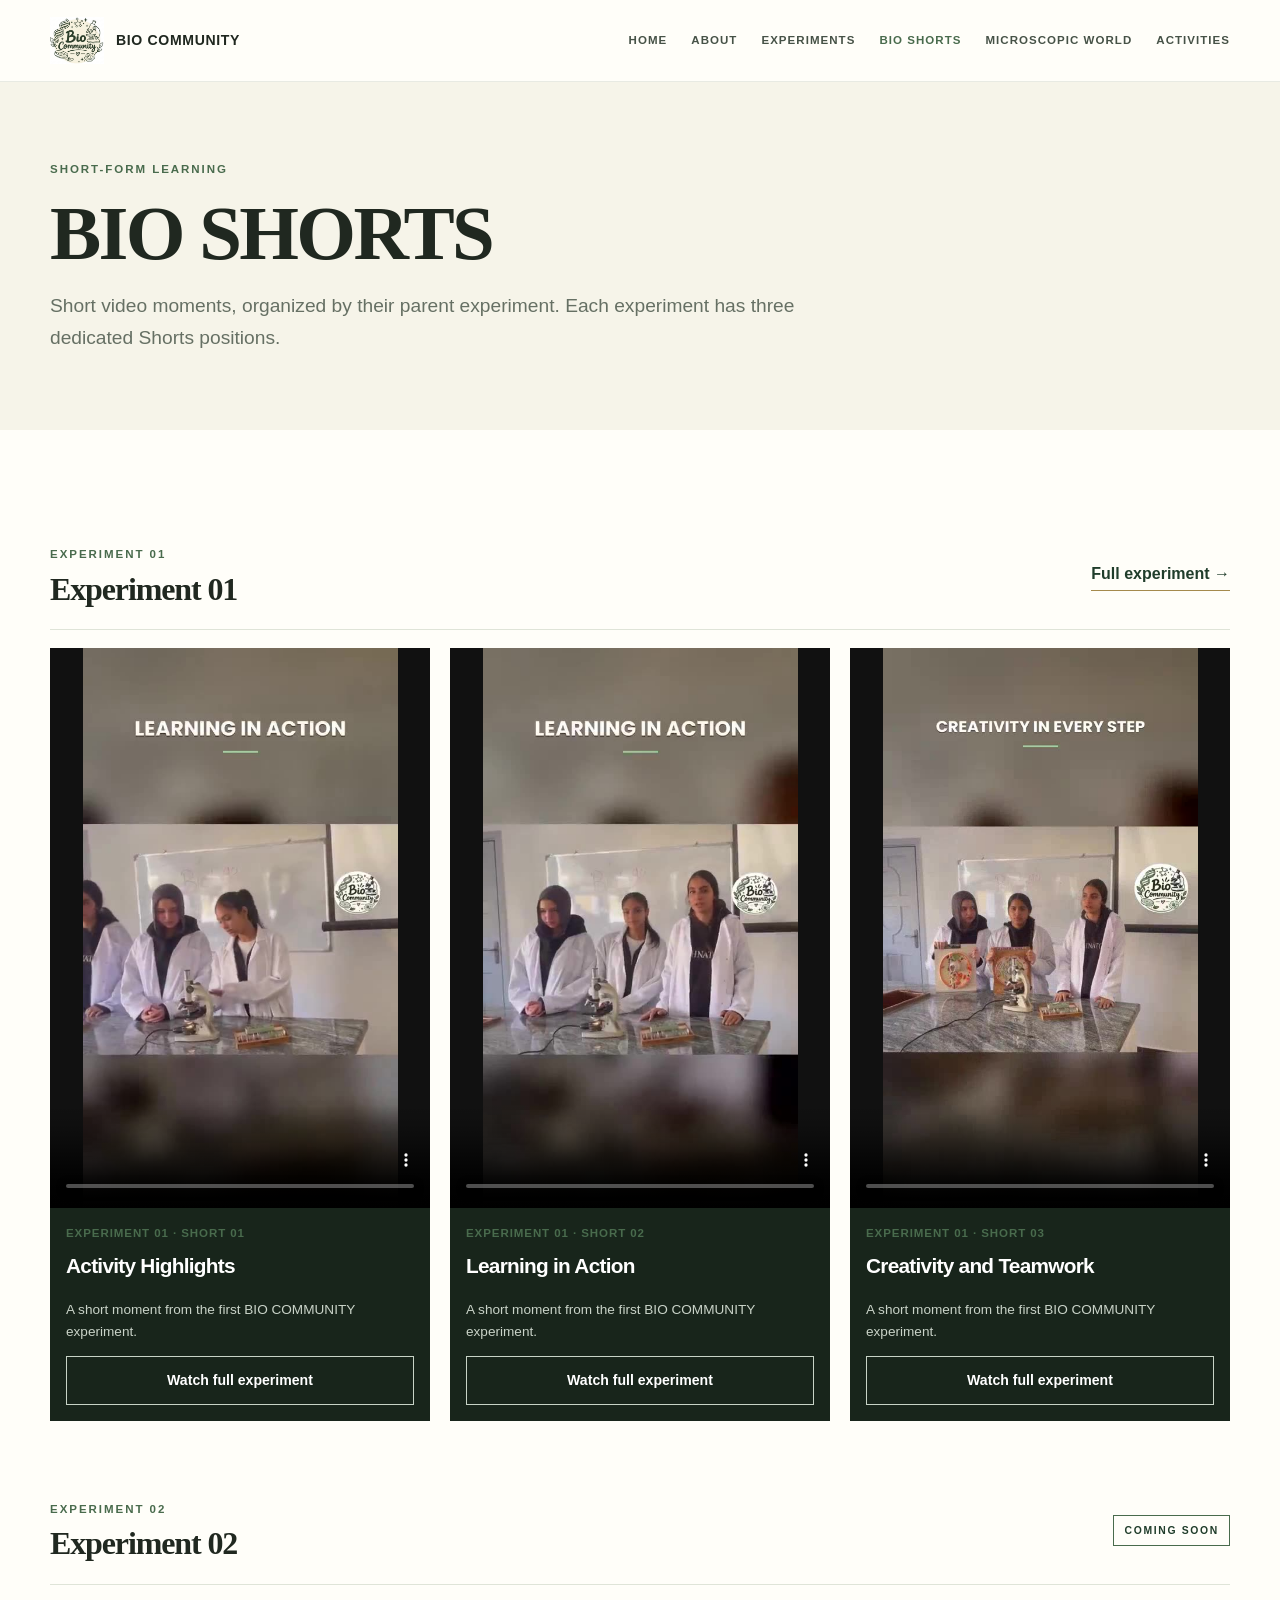
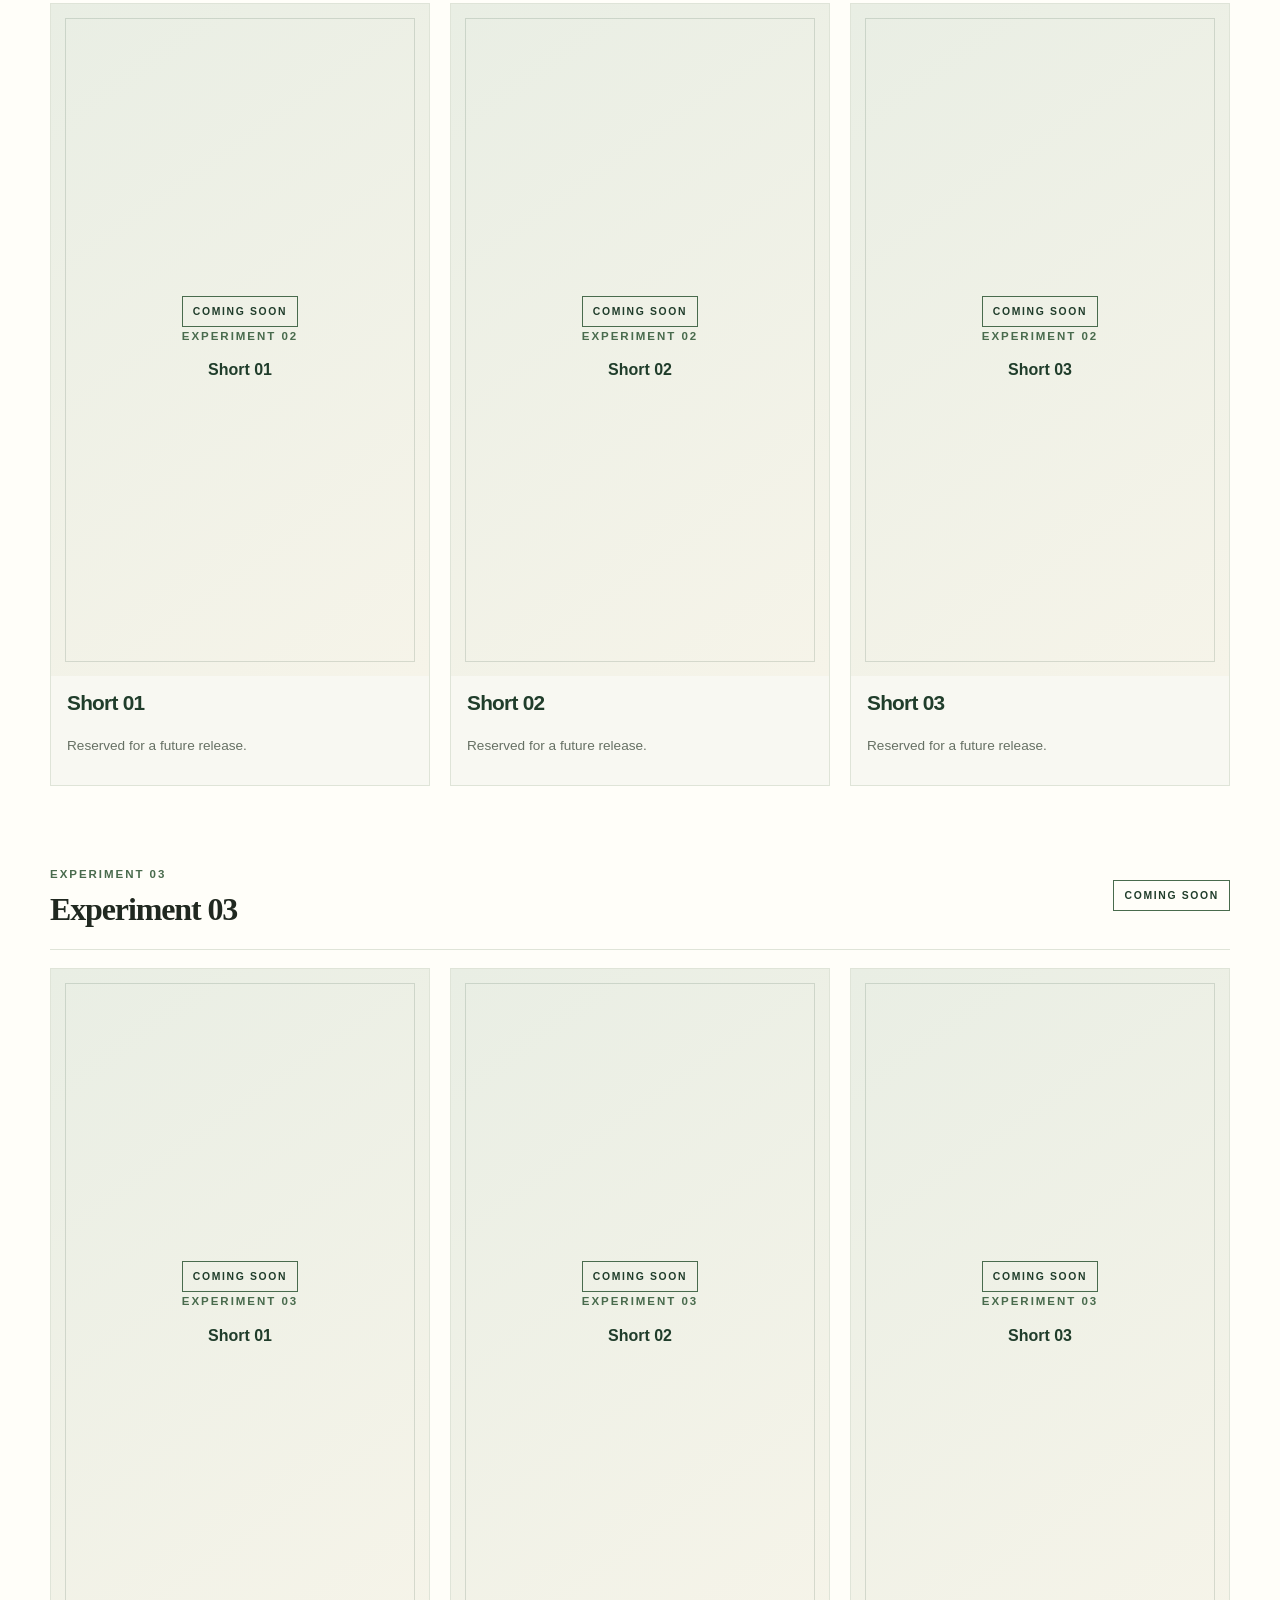
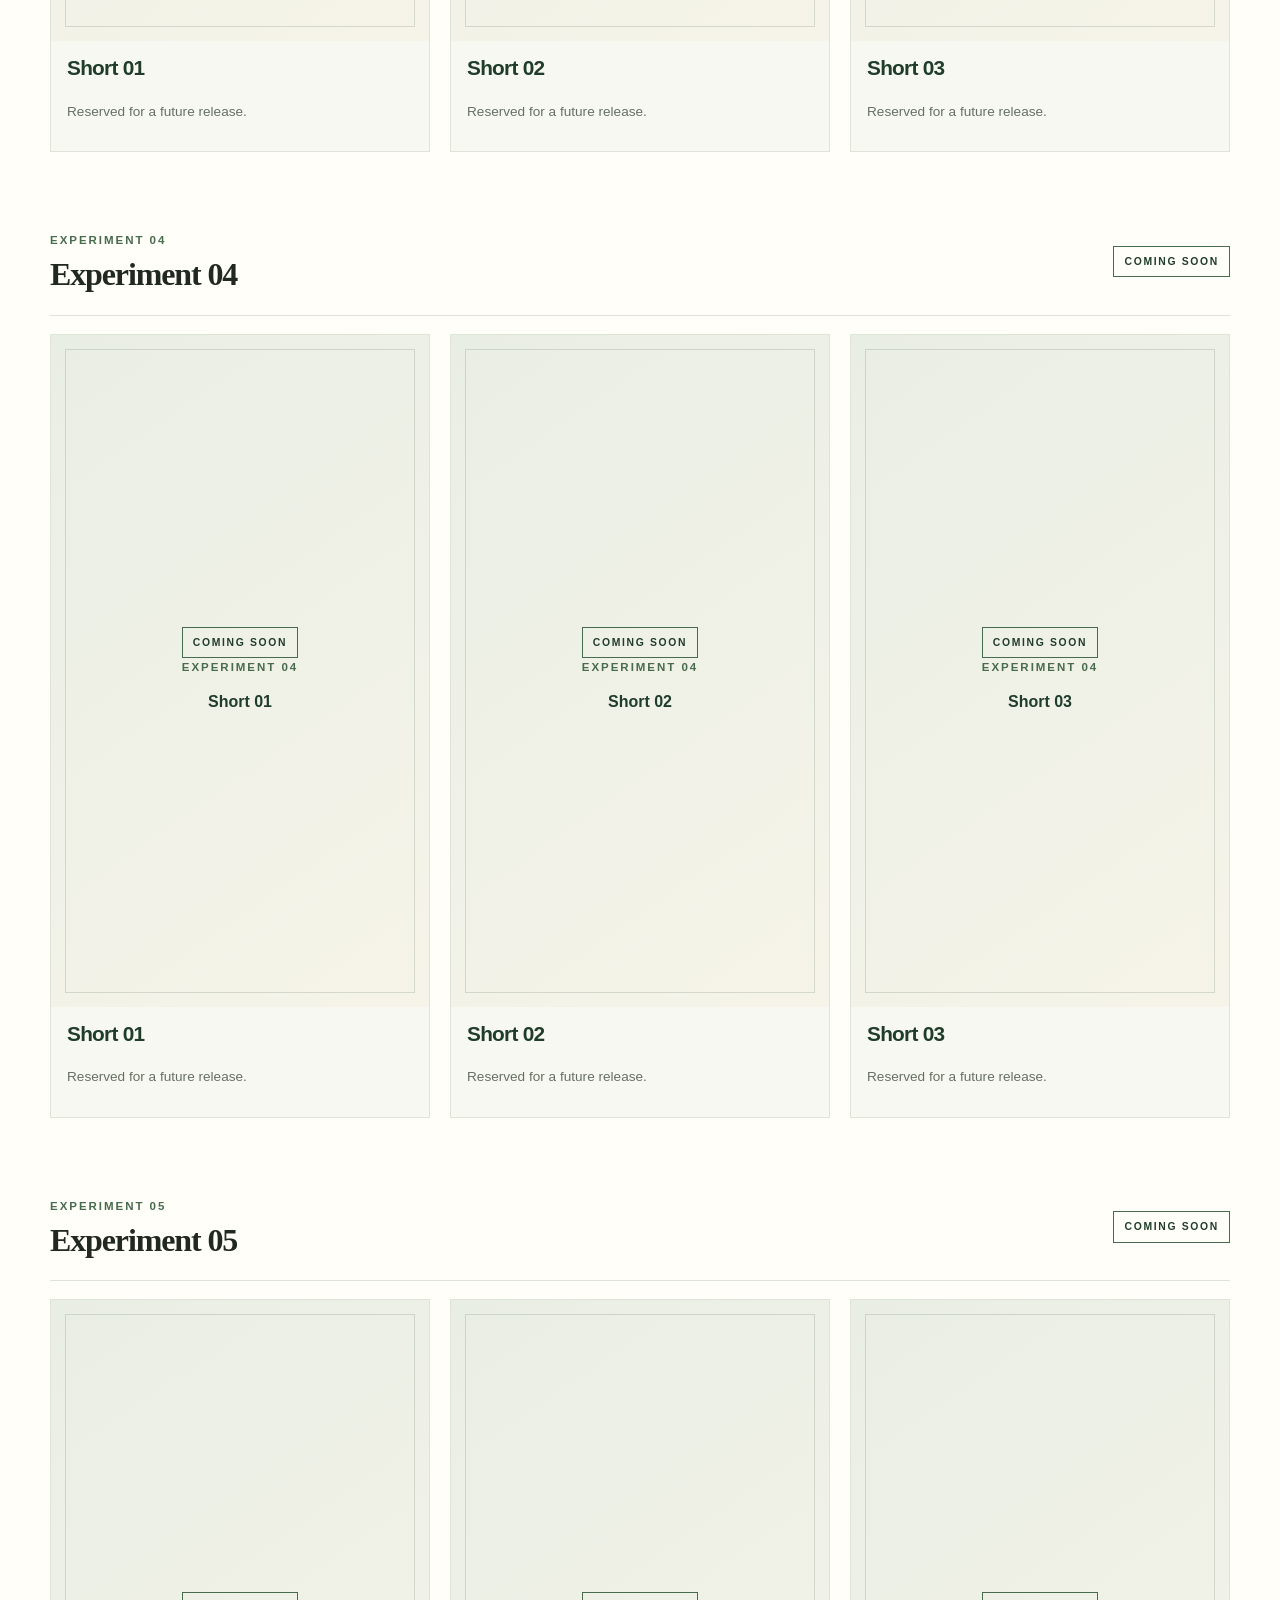
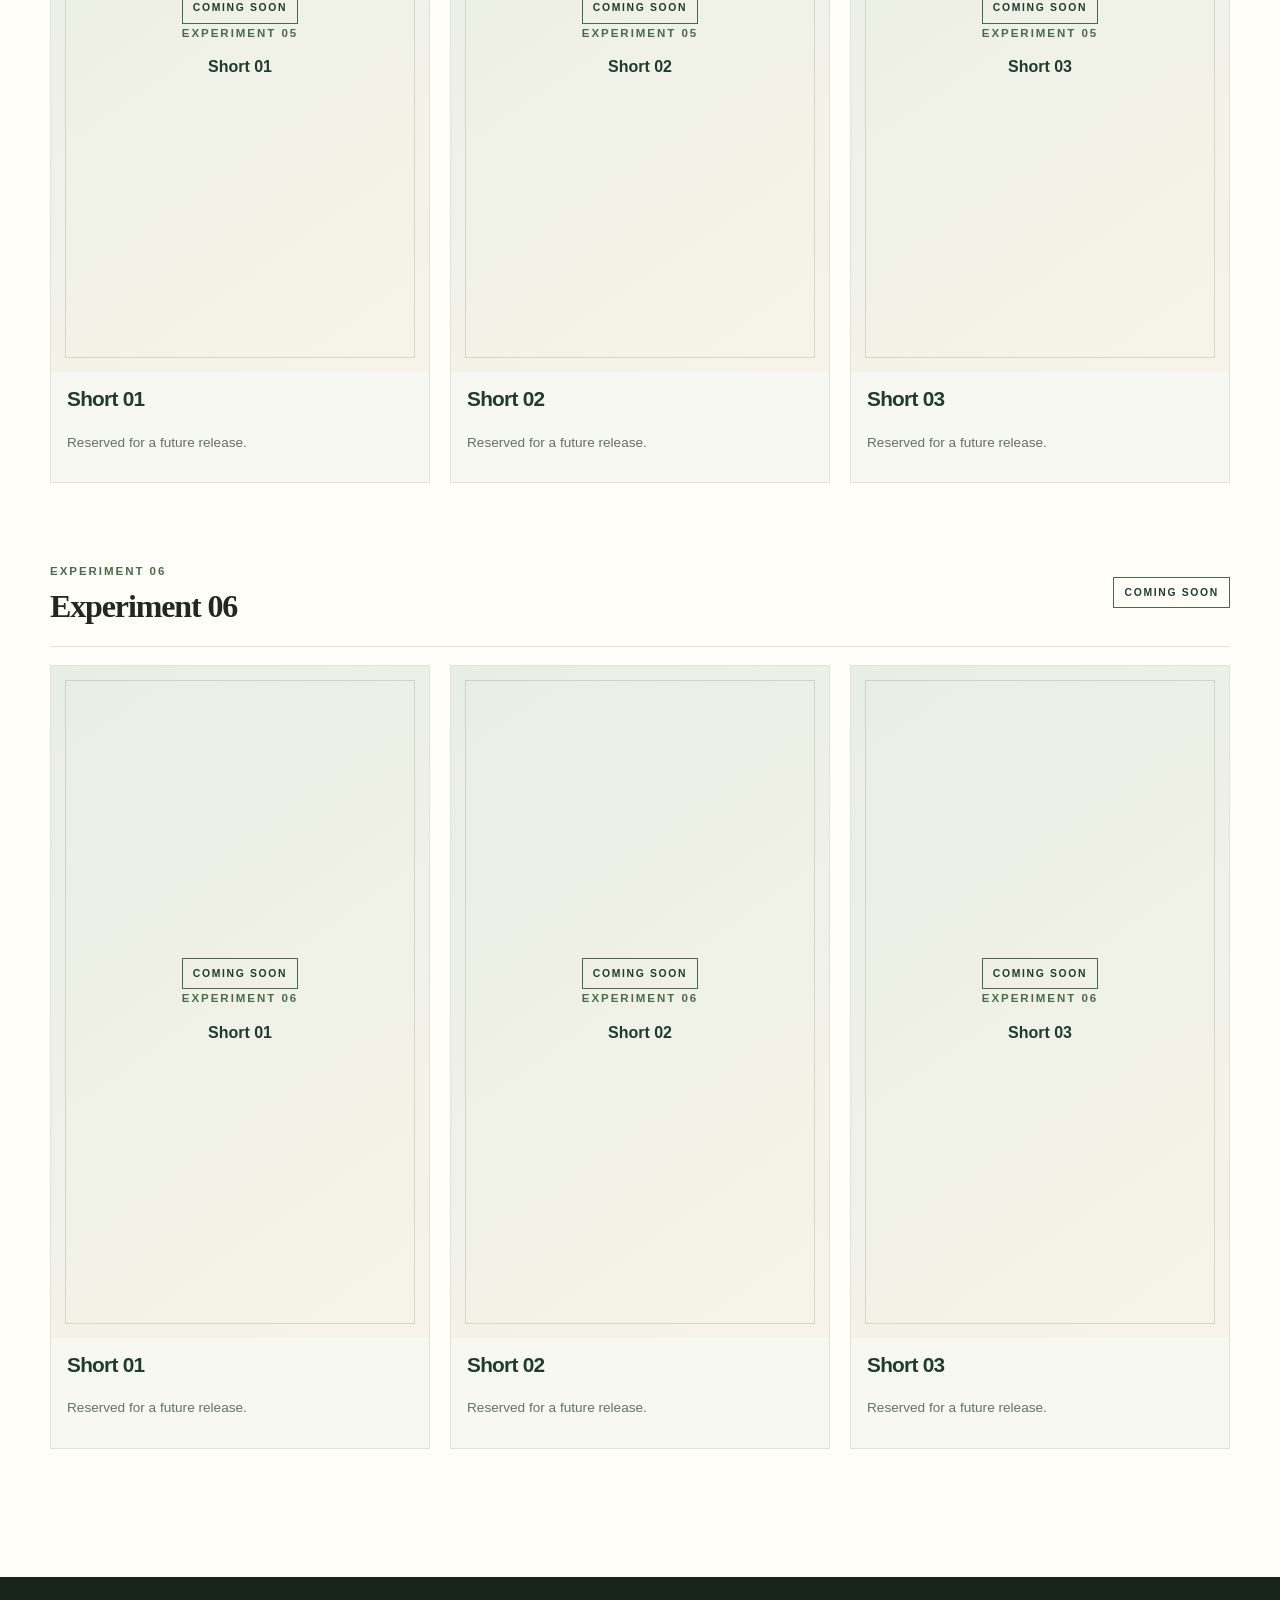
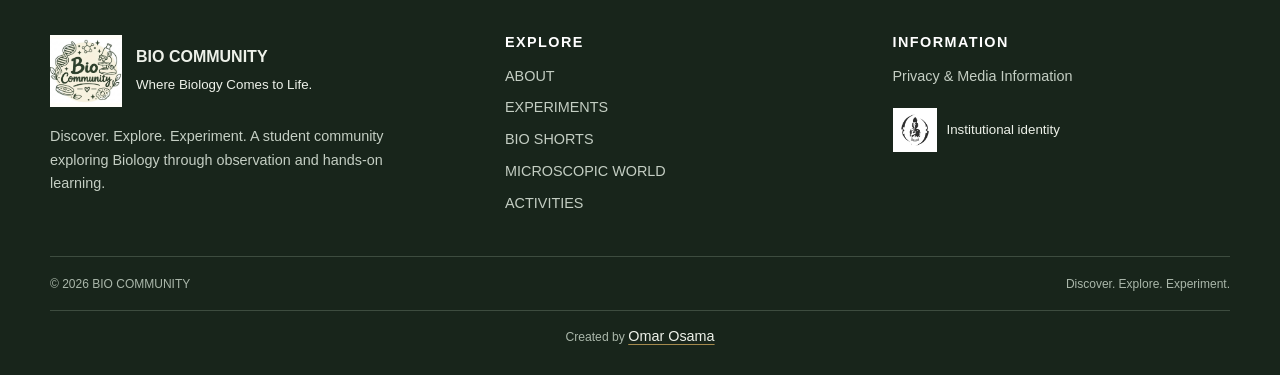
<file: shorts.html>
<!doctype html>
<html lang="en" data-root=".">
<head>
<meta charset="utf-8"><meta name="viewport" content="width=device-width, initial-scale=1, viewport-fit=cover">
<title>BIO SHORTS | BIO COMMUNITY</title><meta name="description" content="Watch short educational videos associated with BIO COMMUNITY experiments.">
<meta name="theme-color" content="#203d2b">
<meta name="robots" content="index,follow">
<link rel="canonical" href="https://omar-osama-ali.github.io/Bio-Community/shorts.html">
<meta property="og:url" content="https://omar-osama-ali.github.io/Bio-Community/shorts.html">
<meta property="og:site_name" content="BIO COMMUNITY">
<meta property="og:locale" content="en_US">
<meta property="og:image" content="https://omar-osama-ali.github.io/Bio-Community/assets/images/branding/bio-community-og.jpg">
<meta property="og:image:width" content="1200">
<meta property="og:image:height" content="630">
<meta name="twitter:card" content="summary_large_image">
<meta name="twitter:title" content="BIO SHORTS | BIO COMMUNITY">
<meta name="twitter:description" content="Watch short educational videos associated with BIO COMMUNITY experiments.">
<meta name="twitter:image" content="https://omar-osama-ali.github.io/Bio-Community/assets/images/branding/bio-community-og.jpg">
<meta property="og:type" content="website"><meta property="og:title" content="BIO SHORTS | BIO COMMUNITY"><meta property="og:description" content="Watch short educational videos associated with BIO COMMUNITY experiments.">
<link rel="icon" href="./favicon.ico" sizes="any">
<link rel="icon" type="image/png" href="./assets/icons/favicon-32.png" sizes="32x32">
<link rel="apple-touch-icon" href="./assets/icons/apple-touch-icon.png"><link rel="stylesheet" href="./css/style.css">
<script defer src="./js/main.js"></script>
<script type="application/ld+json">{"@context":"https://schema.org","@type":"WebSite","name":"BIO COMMUNITY","url":"https://omar-osama-ali.github.io/Bio-Community/","description":"A student biology community sharing experiments, microscope observations, educational videos, and community activities.","inLanguage":"en"}</script>
</head><body data-page="shorts"><main id="main">
<section class="page-hero"><div class="container"><div class="eyebrow">Short-form learning</div><h1>BIO SHORTS</h1><p class="lead">Short video moments, organized by their parent experiment. Each experiment has three dedicated Shorts positions.</p></div></section>
<section class="section"><div class="container"><div id="shorts-feed" class="shorts-feed">Loading BIO Shorts…</div></div></section>
</main></body></html>
</file>
<file: css/style.css>
:root{--forest:#203d2b;--green:#496b4d;--sage:#dce5d8;--ivory:#f6f4e9;--paper:#fffef9;--ink:#202820;--muted:#667064;--line:#dfe4d8;--gold:#a58a4d;--radius:22px;--serif:Georgia,"Times New Roman",serif;--sans:"Aptos","Segoe UI",Arial,sans-serif;--max:1180px;--shadow:0 16px 44px rgba(28,48,32,.08)}
*{box-sizing:border-box}html{scroll-behavior:smooth;scroll-padding-top:100px}body{margin:0;background:var(--paper);color:var(--ink);font-family:var(--sans);line-height:1.65;-webkit-font-smoothing:antialiased}img,video{max-width:100%;display:block}img{height:auto}a{color:inherit;text-decoration:none}button{font:inherit}.skip-link{position:absolute;left:12px;top:-60px;background:var(--forest);color:white;padding:12px 18px;z-index:1000}.skip-link:focus{top:12px}.container{width:min(var(--max),calc(100% - 48px));margin-inline:auto}.eyebrow{font-size:.72rem;letter-spacing:.17em;text-transform:uppercase;font-weight:700;color:var(--green)}h1,h2,h3,p{margin-top:0}h1,h2,h3{line-height:1.08;letter-spacing:-.035em}h1,h2{font-family:var(--serif);font-weight:600}h1{font-size:clamp(3rem,7vw,6.8rem);max-width:900px}h2{font-size:clamp(2.1rem,4.2vw,4rem)}h3{font-size:1.3rem}.lead{font-size:clamp(1.05rem,1.5vw,1.25rem);color:var(--muted);max-width:650px}.muted{color:var(--muted)}.section{padding:96px 0}.section-head{display:flex;justify-content:space-between;align-items:end;gap:28px;margin-bottom:34px}.section-head h2{margin-bottom:0}.btn{display:inline-flex;align-items:center;justify-content:center;gap:10px;min-height:48px;padding:12px 20px;border:1px solid var(--forest);background:var(--forest);color:white;font-weight:700;font-size:.88rem;transition:transform .2s,background .2s,color .2s}.btn:hover{background:var(--green);transform:translateY(-2px)}.btn:active{transform:scale(.97)}.btn.secondary{background:transparent;color:var(--forest)}.btn.secondary:hover{background:var(--sage)}.text-link{font-weight:700;color:var(--forest);border-bottom:1px solid var(--gold);padding-bottom:3px}.site-header{height:82px;position:sticky;top:0;z-index:50;background:rgba(255,254,249,.94);backdrop-filter:blur(12px);border-bottom:1px solid rgba(32,61,43,.1)}.header-inner{height:100%;display:flex;align-items:center;justify-content:space-between;gap:24px}.brand{display:flex;align-items:center;gap:12px;font-weight:700;letter-spacing:.04em}.brand img{width:54px;height:54px;object-fit:contain}.brand span{font-size:.88rem}.nav{display:flex;align-items:center;gap:24px}.nav a{font-size:.72rem;font-weight:700;letter-spacing:.09em;color:#465247}.nav a:hover,.nav a[aria-current=page]{color:var(--green)}.menu-toggle{display:none;background:none;border:1px solid var(--line);width:46px;height:44px;color:var(--forest)}.hero{padding:82px 0 74px;background:var(--ivory);position:relative;overflow:hidden}.hero-grid{display:grid;grid-template-columns:1.05fr .95fr;align-items:center;gap:50px}.hero h1{margin:16px 0 22px}.hero h1 em{font-style:normal;color:var(--green)}.hero-actions{display:flex;flex-wrap:wrap;gap:12px;margin-top:30px}.hero-art{position:relative;min-height:420px;display:grid;place-items:center}.hero-art:before{content:"";position:absolute;width:min(100%,440px);aspect-ratio:1;border-radius:50%;background:#e7ecdc}.hero-art img{position:relative;width:min(100%,430px);mix-blend-mode:multiply}.hero-note{position:absolute;right:0;bottom:28px;background:var(--paper);padding:14px 18px;box-shadow:var(--shadow);font-size:.78rem;letter-spacing:.06em;text-transform:uppercase}.split{display:grid;grid-template-columns:1fr 1fr;gap:60px;align-items:center}.image-frame{background:var(--sage);padding:14px}.image-frame img{width:100%;max-height:480px;object-fit:cover}.feature-panel{background:var(--forest);color:white;padding:clamp(28px,5vw,58px);display:grid;grid-template-columns:1fr .85fr;gap:30px;align-items:center}.feature-panel .eyebrow{color:#d4dfc9}.feature-panel p{color:#d9e1d8}.feature-panel img{width:100%;aspect-ratio:4/3;object-fit:cover}.card-grid{display:grid;grid-template-columns:repeat(3,minmax(0,1fr));gap:22px}.card{border:1px solid var(--line);background:white;min-width:0;transition:transform .22s,box-shadow .22s}.card:hover{transform:translateY(-4px);box-shadow:var(--shadow)}.card-media{aspect-ratio:16/10;background:var(--ivory);overflow:hidden}.card-media img,.card-media video{width:100%;height:100%;object-fit:cover}.card-body{padding:22px}.card-body p{color:var(--muted);font-size:.92rem}.card-meta{display:flex;gap:12px;flex-wrap:wrap;font-size:.72rem;letter-spacing:.08em;text-transform:uppercase;color:var(--green);font-weight:700;margin-bottom:12px}.coming{background:linear-gradient(135deg,#f4f3e9,#e8eee4);position:relative;display:grid;place-items:center;overflow:hidden}.coming:before,.coming:after{content:"";position:absolute;border:1px solid rgba(32,61,43,.14);border-radius:50%;width:65%;aspect-ratio:1}.coming:after{width:42%}.coming-inner{position:relative;text-align:center;z-index:1;padding:22px}.coming-label{display:inline-block;border:1px solid var(--green);padding:6px 10px;font-size:.65rem;letter-spacing:.16em;text-transform:uppercase;color:var(--forest);font-weight:700}.shorts-row{display:grid;grid-template-columns:repeat(3,1fr);gap:20px}.short-card{background:#18251b;color:white;position:relative;overflow:hidden}.short-card video{width:100%;aspect-ratio:9/16;object-fit:cover;background:#111}.short-info{padding:16px}.short-info p{color:#c9d3c8;font-size:.85rem;margin-bottom:12px}.short-card .btn{width:100%;min-height:42px;background:transparent;border-color:#c7d3c6}.page-hero{padding:78px 0 58px;background:var(--ivory)}.page-hero h1{font-size:clamp(2.8rem,6vw,5.5rem);margin:14px 0}.page-hero .lead{max-width:760px}.prose{max-width:760px}.prose p,.prose li{color:var(--muted)}.content-list{display:grid;grid-template-columns:repeat(2,1fr);gap:20px}.content-item{padding:24px;border-top:2px solid var(--green);background:var(--ivory)}.content-item p{margin-bottom:0;color:var(--muted)}.specimen-grid{display:grid;grid-template-columns:repeat(3,1fr);gap:20px}.specimen{border:1px solid var(--line);background:white}.specimen img{width:100%;height:280px;object-fit:contain;background:#111}.specimen .card-body{padding:18px}.gallery-trigger{border:0;padding:0;width:100%;cursor:zoom-in;background:none}.modal{position:fixed;inset:0;background:rgba(10,18,12,.9);z-index:100;display:none;align-items:center;justify-content:center;padding:24px}.modal[aria-hidden=false]{display:flex}.modal img{max-width:min(92vw,1100px);max-height:82vh;object-fit:contain}.modal-close{position:absolute;right:22px;top:22px;background:white;border:0;width:48px;height:48px;font-size:1.5rem;cursor:pointer}.modal-caption{position:absolute;bottom:18px;color:white}.video-wrap{background:#101510;max-width:100%;}.video-wrap video{width:100%;max-height:72vh;object-fit:contain}.detail-grid{display:grid;grid-template-columns:minmax(0,1.5fr) minmax(250px,.7fr);gap:36px}.detail-main{min-width:0}.detail-aside{background:var(--ivory);padding:24px;height:max-content}.accordion{border-top:1px solid var(--line)}.accordion details{border-bottom:1px solid var(--line);padding:18px 0}.accordion summary{cursor:pointer;font-weight:700;color:var(--forest)}.accordion details p{padding-top:12px;color:var(--muted)}.shorts-feed{display:grid;grid-template-columns:repeat(3,minmax(0,1fr));gap:28px}.short-group{grid-column:1/-1;border-bottom:1px solid var(--line);padding:12px 0 8px;display:flex;justify-content:space-between;align-items:center}.short-placeholder{aspect-ratio:9/16;display:grid;place-items:center;background:linear-gradient(145deg,#e9eee4,#f6f4e9);text-align:center;padding:18px;position:relative}.short-placeholder:before{content:"";position:absolute;inset:14px;border:1px solid rgba(32,61,43,.15)}.short-placeholder>*{position:relative}.site-footer{background:#18251b;color:#edf1e9;padding:58px 0 26px}.footer-grid{display:grid;grid-template-columns:1.2fr 1fr 1fr;gap:50px}.footer-brand{display:flex;align-items:center;gap:14px}.footer-brand img{width:72px;height:72px;object-fit:contain;background:#fffef9}.site-footer p,.site-footer a{color:#c4cec3;font-size:.9rem}.site-footer h3{font-size:.9rem;letter-spacing:.1em;text-transform:uppercase;color:white}.footer-links{display:grid;gap:8px}.footer-bottom{border-top:1px solid #3d4c3f;margin-top:40px;padding-top:18px;font-size:.75rem;color:#aab7aa;display:flex;justify-content:space-between;gap:20px}.school-mark{width:44px;height:44px;object-fit:contain;background:white;padding:3px}.notice{padding:16px 18px;background:#eef2e9;border-left:3px solid var(--green);color:#4f5d50;font-size:.9rem}.activity-video{width:100%;aspect-ratio:9/16;object-fit:cover;background:#111}.top-link{position:fixed;right:20px;bottom:20px;z-index:30;width:46px;height:46px;background:var(--forest);color:white;border:0;display:none;cursor:pointer}.top-link.visible{display:block}.empty-state{padding:50px 24px;text-align:center;background:var(--ivory)}:focus-visible{outline:3px solid var(--gold);outline-offset:3px}
@media(max-width:900px){.nav{gap:13px}.nav a{font-size:.64rem}.hero-grid{gap:24px}.hero-art{min-height:340px}.card-grid{grid-template-columns:repeat(2,1fr)}.feature-panel{grid-template-columns:1fr 1fr}.shorts-feed{gap:16px}.footer-grid{gap:25px}}
@media(max-width:700px){.container{width:min(100% - 34px,var(--max))}.site-header{height:72px}.brand img{width:48px;height:48px}.menu-toggle{display:block}.nav{display:none;position:absolute;top:71px;left:0;right:0;background:var(--paper);padding:18px 24px 24px;border-bottom:1px solid var(--line);flex-direction:column;align-items:stretch;gap:0}.nav.open{display:flex}.nav a{padding:13px 0;border-bottom:1px solid var(--line);font-size:.76rem}.hero{padding:56px 0 48px}.hero-grid,.split,.detail-grid{grid-template-columns:1fr}.hero-art{min-height:280px;order:-1}.hero-art img{width:min(78%,320px)}.hero-note{right:2%;bottom:0}.section{padding:66px 0}.section-head{display:block}.section-head .text-link{display:inline-block;margin-top:18px}.feature-panel{grid-template-columns:1fr;padding:28px}.feature-panel img{max-height:240px}.card-grid,.specimen-grid,.content-list{grid-template-columns:1fr}.shorts-row{gap:10px}.short-info{padding:10px}.short-info h3{font-size:.94rem}.short-info p{font-size:.72rem}.short-card .btn{font-size:.68rem;padding:8px 5px}.page-hero{padding:58px 0 42px}.shorts-feed{grid-template-columns:repeat(2,minmax(0,1fr));gap:14px}.short-group{grid-column:1/-1}.footer-grid{grid-template-columns:1fr 1fr}.footer-grid>div:first-child{grid-column:1/-1}.footer-bottom{display:block}.footer-bottom span{display:block;margin-top:8px}.specimen img{height:250px}}
@media(max-width:390px){.shorts-feed{grid-template-columns:1fr}.shorts-row{grid-template-columns:1fr}.short-card{display:grid;grid-template-columns:.8fr 1fr}.short-card video{height:100%;aspect-ratio:9/16}.hero-actions .btn{width:100%}}
@media(prefers-reduced-motion:reduce){*,*::before,*::after{scroll-behavior:auto!important;animation-duration:.01ms!important;transition-duration:.01ms!important}}


/* BIO COMMUNITY refinement layer: responsive reliability, accessible controls and consistent media */
html{overflow-x:clip}
body{overflow-x:clip}
.container{min-width:0}
main{min-width:0}
.brand{flex-shrink:0}
.brand span{white-space:nowrap}
.nav a{min-height:42px;display:inline-flex;align-items:center}
.menu-toggle{min-width:46px;min-height:46px;border-radius:3px;cursor:pointer;font-size:1.35rem;align-items:center;justify-content:center}
.btn,.text-link,.gallery-trigger,.top-link,.menu-toggle{touch-action:manipulation}
.btn{min-height:48px}
.card-media-link{display:block}
.card-media img{transition:transform .35s ease}
.card:hover .card-media img{transform:scale(1.025)}
.coming-card .card-media{color:var(--forest)}
.coming-card .card-media:hover{background-color:#edf1e8}
.short-video-wrap{background:#111;display:grid;place-items:center;overflow:hidden}
.short-card video{display:block;width:100%;height:auto;max-height:560px;object-fit:contain}
.short-card-upcoming{background:#f8f8f2;color:var(--forest);border:1px solid var(--line)}
.short-card-upcoming .short-info p{color:var(--muted)}
.short-group-section{grid-column:1/-1;margin-bottom:32px}
.short-group-section .short-group{padding:14px 0 18px;margin-bottom:18px;border-bottom:1px solid var(--line)}
.short-group h2{font-size:clamp(1.5rem,3vw,2rem);margin:5px 0}
.shorts-feed-grid{display:grid;grid-template-columns:repeat(3,minmax(0,1fr));gap:20px}
.activity-media{aspect-ratio:auto;background:#111;display:grid;place-items:center}
.activity-video{display:block;width:100%;height:auto;max-height:520px;aspect-ratio:9/16;object-fit:contain;background:#111}
.specimen{min-width:0;overflow:hidden}
.specimen img{height:clamp(220px,25vw,340px);object-fit:contain}
.gallery-trigger{display:block;min-height:44px}
.modal{padding:calc(24px + env(safe-area-inset-top)) 20px calc(24px + env(safe-area-inset-bottom))}
.modal-close{top:calc(18px + env(safe-area-inset-top));right:18px;z-index:2;border-radius:2px}
.modal-caption{bottom:calc(16px + env(safe-area-inset-bottom));text-align:center;max-width:90%;}
.detail-copy{padding:42px 0}
.detail-copy h2{font-size:clamp(1.8rem,3vw,2.4rem)}
.detail-aside .btn{width:100%;text-align:center}
.empty-state{max-width:780px;margin-inline:auto}
.empty-state h1{font-size:clamp(2.4rem,6vw,4rem);margin:20px auto}
.notice{line-height:1.55}
.site-footer{padding-bottom:calc(26px + env(safe-area-inset-bottom))}
.footer-intro{max-width:340px;margin-top:18px}
.institution-mark{display:flex;align-items:center;gap:10px;margin-top:20px}
.developer-credit{border-top:1px solid #3d4c3f;margin-top:16px;padding-top:14px;text-align:center;color:#aab7aa;font-size:.76rem}
.developer-credit a{color:#edf1e9;text-decoration:underline;text-decoration-color:var(--gold);text-underline-offset:3px}
.top-link{right:18px;bottom:calc(18px + env(safe-area-inset-bottom));min-width:46px;min-height:46px;border-radius:2px}
.skip-link{border-radius:2px}
:focus-visible{outline:3px solid #a58a4d;outline-offset:3px}
@media(max-width:900px){
 .header-inner{gap:12px}
 .nav{gap:10px}
 .nav a{font-size:.63rem;letter-spacing:.06em}
 .shorts-feed-grid{grid-template-columns:repeat(2,minmax(0,1fr))}
}
@media(max-width:700px){
 .container{width:min(100% - 32px,var(--max))}
 .site-header{height:72px;padding-top:env(safe-area-inset-top)}
 .header-inner{min-height:72px}
 .nav{top:71px;padding:12px 22px calc(18px + env(safe-area-inset-bottom));max-height:calc(100dvh - 72px);overflow-y:auto}
 .nav a{min-height:48px;font-size:.78rem}
 .hero{padding:38px 0 48px}
 .hero-grid{grid-template-columns:1fr;gap:24px}
 .hero-grid>div:first-child{order:2}
 .hero-art{order:1;min-height:250px}
 .hero-art img{width:min(74%,300px)}
 .hero h1{font-size:clamp(2.75rem,12vw,4.4rem);max-width:12ch}
 .hero-note{right:0;bottom:0}
 .hero-actions{gap:10px}
 .hero-actions .btn{width:100%}
 .section{padding:62px 0}
 .section-head{margin-bottom:24px}
 .feature-panel{gap:22px}
 .card-grid,.specimen-grid,.content-list{grid-template-columns:1fr}
 .shorts-row{grid-template-columns:repeat(2,minmax(0,1fr));gap:12px}
 .short-info{padding:13px}
 .short-info h3{font-size:1rem}
 .short-info p{font-size:.8rem}
 .short-card .btn{font-size:.72rem;padding:8px 9px;white-space:normal}
 .shorts-feed-grid{grid-template-columns:repeat(2,minmax(0,1fr));gap:12px}
 .short-group{align-items:flex-start;gap:14px;flex-wrap:wrap}
 .footer-grid{grid-template-columns:1fr 1fr;gap:26px}
 .footer-grid>div:first-child{grid-column:1/-1}
 .footer-bottom{display:flex;flex-direction:column;gap:6px}
 .specimen img{height:260px}
 .detail-grid{gap:24px}
 .detail-aside{order:-1}
}
@media(max-width:390px){
 .brand span{font-size:.76rem}
 .brand img{width:44px;height:44px}
 .hero-art{min-height:220px}
 .shorts-row,.shorts-feed-grid{grid-template-columns:1fr}
 .short-card{display:grid;grid-template-columns:minmax(0,.85fr) minmax(0,1fr)}
 .short-card video{height:100%;max-height:340px;aspect-ratio:9/16}
 .short-card .btn{width:100%;font-size:.68rem}
 .footer-grid{grid-template-columns:1fr}
 .footer-grid>div:first-child{grid-column:auto}
}
@media(prefers-reduced-motion:reduce){
 *,*::before,*::after{scroll-behavior:auto!important;animation-duration:.01ms!important;animation-iteration-count:1!important;transition-duration:.01ms!important}
}
</file>
